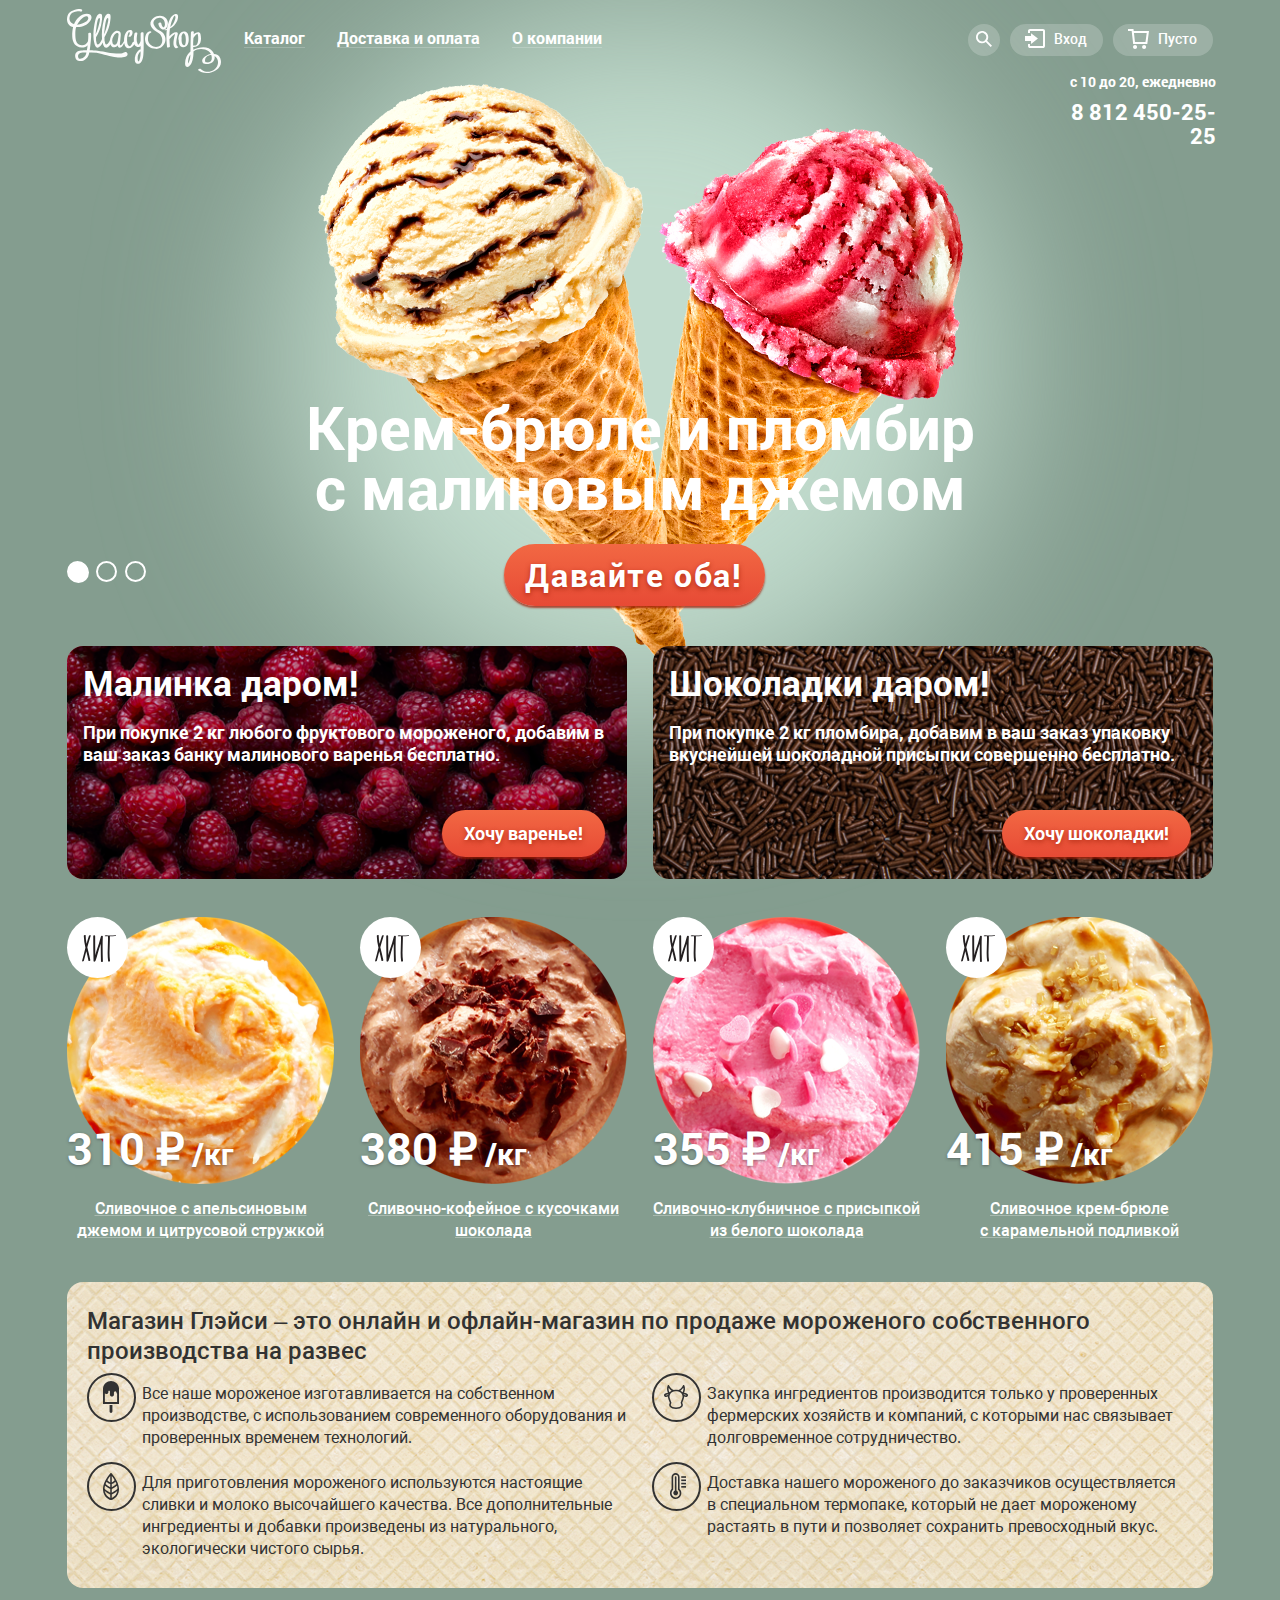
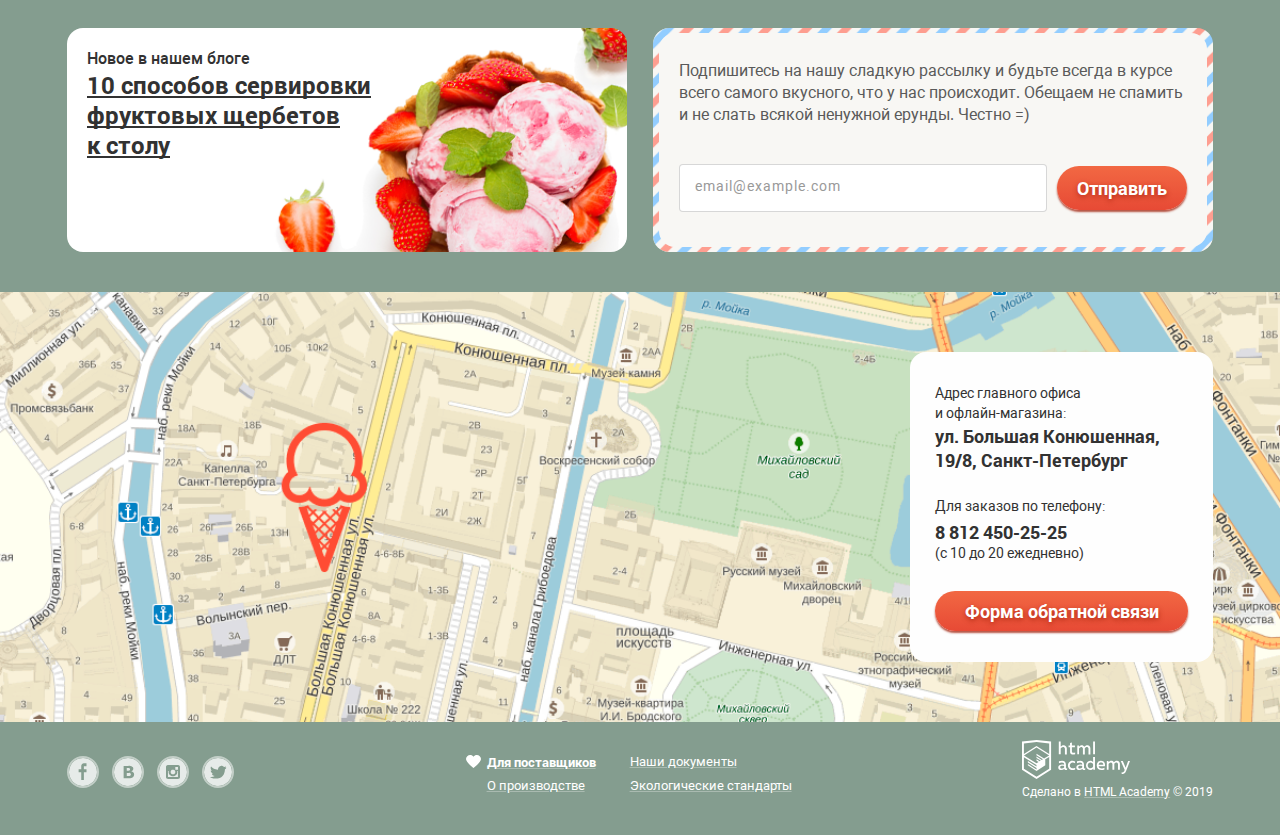
<file: index.html>
<!DOCTYPE html>
<html class="page" lang="ru">
  <head>
    <meta charset="utf-8">
    <title>HTML Academy: Глейси</title>
    <link rel="icon" href="favicon.ico">
    <link rel="icon" href="img/favicon/icon.svg" type="image/svg+xml">
    <link rel="apple-touch-icon" href="img/favicon/apple.png">
    <link rel="manifest" href="manifest.webmanifest">
    <link rel="stylesheet" href="css/normalize.css">
    <link rel="stylesheet" href="css/style.min.css">
  </head>
  <body class="page-body background-color-first">
    <header class="main-header wrapper">
      <a class="main-logo">
          <img src="img/gllacy-logo.svg" width="154" height="64" alt="Gllacy Shop logo">
        </a>
      <nav class="main-navigation">
        <ul class="navigation-list">
          <li class="navigation-item">
            <a class="navigation-item-link" href="catalog.html">Каталог</a>
            <ul class="catalog-menu">
              <li class="catalog-menu-item new-link">
                <a class="catalog-menu-link" href="#">Новинки</a>
              </li>
              <li class="catalog-menu-item">
                <a class="catalog-menu-link " href="catalog.html">Сливочное</a>
              </li>
              <li class="catalog-menu-item">
                <a class="catalog-menu-link" href="#">Щербеты</a>
              </li>
              <li class="catalog-menu-item">
                <a class="catalog-menu-link" href="#">Фруктовый лед</a>
              </li>
              <li class="catalog-menu-item">
                <a class="catalog-menu-link" href="#">Мелорин</a>
              </li>
            </ul>
          </li>
          <li class="navigation-item">
            <a class="navigation-item-link" href="#">Доставка и оплата</a>
          </li>
          <li class="navigation-item">
            <a class="navigation-item-link" href="#">О компании</a>
          </li>
        </ul>
        <div class="user-navigation">
          <div class="search-block">
            <a class="user-navigation-buttos search" href="#" aria-label="Кнопка поиска">
              <svg class="search-ico" width="16" height="16" viewBox="0 0 16 16" xmlns="http://www.w3.org/2000/svg">
                <path d="M16 14.6652L11.0785 9.73294C11.9827 8.48188 12.3826 6.93501 12.1984 5.40134C12.0141 3.86767 11.2594 2.4601 10.0848 1.45982C8.91022 0.45954 7.40233 -0.0598191 5.86234 0.00548954C4.32234 0.0707982 2.86363 0.715967 1.77757 1.81212C0.691516 2.90827 0.0580813 4.3747 0.0038002 5.91849C-0.050481 7.46228 0.478388 8.96976 1.48476 10.1398C2.49113 11.3098 3.90092 12.0563 5.43251 12.2301C6.96409 12.4039 8.50472 11.9922 9.74663 11.0772L14.6586 16L16 14.6652ZM6.08152 10.3767C5.24079 10.3767 4.41895 10.1268 3.71991 9.65874C3.02087 9.19063 2.47604 8.5253 2.15431 7.74687C1.83258 6.96844 1.7484 6.11188 1.91241 5.28551C2.07643 4.45913 2.48128 3.70006 3.07576 3.10427C3.67024 2.50849 4.42766 2.10276 5.25223 1.93838C6.0768 1.77401 6.93149 1.85837 7.70822 2.1808C8.48495 2.50324 9.14883 3.04927 9.61591 3.74983C10.083 4.4504 10.3323 5.27404 10.3323 6.11661C10.3298 7.24568 9.88115 8.3278 9.08451 9.12618C8.28788 9.92456 7.20813 10.3742 6.08152 10.3767Z"/>
              </svg>
            </a>
            <form class="search-form" action="https://echo.htmlacademy.ru/" method="get">
              <label class="visually-hidden" for="search-input">Поле поиска</label>
              <input class="search-field field-style" id="search-input" type="search" name="search" placeholder="Крем-брюле">
            </form>
          </div>
          <div class="entrance-block">
            <a class="user-navigation-buttos enterance" href="#">Вход
              <svg class="enterance-ico" width="20" height="19" viewBox="0 0 20 19" xmlns="http://www.w3.org/2000/svg">
                <path d="M6.04 14.88L12.96 9.5L6.04 4.13V7.04H0V11.96H6.04V14.88Z"/>
                <path d="M18 0H5C4.46957 0 3.96086 0.210714 3.58579 0.585786C3.21071 0.960859 3 1.46957 3 2V4H5V2H18V17H5V15H3V17C3 17.5304 3.21071 18.0391 3.58579 18.4142C3.96086 18.7893 4.46957 19 5 19H18C18.5304 19 19.0391 18.7893 19.4142 18.4142C19.7893 18.0391 20 17.5304 20 17V2C20 1.46957 19.7893 0.960859 19.4142 0.585786C19.0391 0.210714 18.5304 0 18 0Z"/>
              </svg>
            </a>
            <form class="enterance-form" action="https://echo.htmlacademy.ru/" method="post">
              <label class="visually-hidden" for="enterance-email">Поле для ввода email</label>
              <input class="enterance-field field-style" id="enterance-email" type="email" name="email" placeholder="email@example.com">
              <label class="visually-hidden" for="enterance-password">Поле для ввода пароля</label>
              <input class="enterance-field field-style" id="enterance-password" type="password" name="password" placeholder="&sdot;&sdot;&sdot;&sdot;&sdot;&sdot;">
              <div class="enterance-form-submit">
                <button class="button" type="submit">Войти</button>
                <a class="enterance-link link-style-white-bacground" href="#">Забыли пароль?</a>
                <a class="enterance-link link-style-white-bacground" href="#">Новая регистрация</a>
              </div>
            </form>
          </div>
          <div class="basket-block">
            <a class="user-navigation-buttos basket" href="#" aria-label="Кнопка Корзина">Пусто
              <svg class="basket-ico" width="21" height="20" viewBox="0 0 21 20" xmlns="http://www.w3.org/2000/svg">
                <path d="M5.70345 2L5.46161 0H0V2H3.66795L5.17946 15H19.2869L21 2H5.70345ZM17.5034 13H6.97313L5.96545 4H18.6924L17.5034 13Z"/>
                <path d="M7.03359 20C8.14664 20 9.04894 19.1046 9.04894 18C9.04894 16.8954 8.14664 16 7.03359 16C5.92054 16 5.01823 16.8954 5.01823 18C5.01823 19.1046 5.92054 20 7.03359 20Z"/>
                <path d="M16.1027 20C17.2157 20 18.118 19.1046 18.118 18C18.118 16.8954 17.2157 16 16.1027 16C14.9896 16 14.0873 16.8954 14.0873 18C14.0873 19.1046 14.9896 20 16.1027 20Z"/>
              </svg>
            </a>
            <div class="basket-filling">
              <p>Корзина пуста</p>
            </div>
          </div>
        </div>
      </nav>
      <div class="work-time">
        <p class="work-times">с 10 до 20, ежедневно</p>
        <a class="telephon" href="tel:88124502525">8 812 450-25-25</a>
      </div>
    </header>
    <main>
      <h1 class="visually-hidden">Gllacy Shop</h1>
      <section class="sliders-block wrapper">
        <h2 class="visually-hidden">Наше мороженое</h2>
        <div class="slider first-slider">
          <div class="slider-image-block first-slider-block">
            <img class="slider-image" src="img/slider-image-1.png" width="716"  height="716" alt="Два сорта мороженого Крем-брюле и пломбир малиновым джемом">
          </div>
          <p class="slider-text">Крем-брюле и пломбир с&nbsp;малиновым&nbsp;джемом</p>
          <a class="button button-in-slide" href="#">Давайте оба!</a>
        </div>
        <div class="slider second-slider element-hidden">
          <div class="slider-image-block second-slider-block">
            <img class="slider-image" src="img/slider-image-2.png" width="716"  height="716" alt="Два сорта мороженого Шоколадный пломбир и лимонный сорбет">
          </div>
          <p class="slider-text">Шоколадный пломбир и&nbsp;лимонный&nbsp;сорбет</p>
          <a class="button button-in-slide" href="#">Давайте оба!</a>
        </div>
        <div class="slider third-slider element-hidden">
          <div class="slider-image-block third-slider-block">
            <img class="slider-image" src="img/slider-image-3.png" width="716"  height="716" alt="Два сорта мороженого Пломбир с помадкой и клубничный щербет">
          </div>
          <p class="slider-text">Пломбир с помадкой и&nbsp;клубничный&nbsp;щербет</p>
          <a class="button button-in-slide" href="#">Давайте оба!</a>
        </div>
        <div class="slider-buttons">
          <button class="slider-button first slider-button-active" type="button" aria-label="Первый слайд"></button>
          <button class="slider-button second" type="button" aria-label="Второй слайд"></button>
          <button class="slider-button third" type="button" aria-label="Третий слайд"></button>
        </div>
      </section>
      <section class="special-offers wrapper">
        <h2 class="visually-hidden">Специальные предложения</h2>
        <div class="special raspberries">
          <h3 class="special-title">Малинка даром!</h3>
          <p class="special-text">При покупке 2 кг любого фруктового мороженого, добавим в ваш заказ банку малинового варенья бесплатно.</p>
          <a class="button special-offers-btn" href="#">Хочу варенье!</a>
        </div>
        <div class="special chocolate">
          <h3 class="special-title">Шоколадки даром!</h3>
          <p class="special-text">При покупке 2 кг пломбира, добавим в ваш заказ упаковку вкуснейшей шоколадной присыпки совершенно бесплатно.</p>
          <a class="button special-offers-btn" href="#">Хочу шоколадки!</a>
        </div>
      </section>
      <section class="goods wrapper">
        <h2 class="visually-hidden">Хиты</h2>
        <div class="good-card hit-logo" tabindex="0">
          <img class="good-image" src="img/good-image-1.png" width="267" height="267" alt="Сливочное с апельсиновым джемом и цитрусовой стружкой">
          <b class="price">310 <span>&#8381;</span><span class="sub">/кг</span></b>
          <a class="link-style-dark-bacground good-card-title" tabindex="0">Сливочное с апельсиновым джемом и цитрусовой стружкой</a>
          <div class="good-card-buy">
            <a class="button good-button" href="#">Быстрый просмотр</a>
          </div>
        </div>
        <div class="good-card hit-logo" tabindex="0">
          <img class="good-image" src="img/good-image-2.png" width="267" height="267" alt="Сливочно-кофейное с кусочками шоколада">
          <b class="price">380 <span>&#8381;</span><span class="sub">/кг</span></b>
          <a class="link-style-dark-bacground good-card-title" tabindex="0">Сливочно-кофейное с кусочками шоколада</a>
          <div class="good-card-buy">
            <a class="button good-button" href="#">Быстрый просмотр</a>
          </div>
        </div>
        <div class="good-card hit-logo" tabindex="0">
          <img class="good-image" src="img/good-image-3.png" width="267" height="267" alt="Сливочно-клубничное с присыпкой из белого шоколада">
          <b class="price">355 <span>&#8381;</span><span class="sub">/кг</span></b>
          <a class="link-style-dark-bacground good-card-title" tabindex="0">Сливочно-клубничное с&nbsp;присыпкой из белого шоколада</a>
          <div class="good-card-buy">
            <a class="button good-button" href="#">Быстрый просмотр</a>
          </div>
        </div>
        <div class="good-card hit-logo" tabindex="0">
          <img class="good-image" src="img/good-image-4.png" width="267" height="267" alt="Сливочное крем-брюле с карамельной подливкой">
          <b class="price">415 <span>&#8381;</span><span class="sub">/кг</span></b>
          <a class="link-style-dark-bacground good-card-title" tabindex="0">Сливочное крем-брюле с&nbsp;карамельной подливкой</a>
          <div class="good-card-buy">
            <a class="button good-button" href="#">Быстрый просмотр</a>
          </div>
        </div>
      </section>
      <section class="wrapper">
        <h2 class="visually-hidden">О нас</h2>
        <div class="about">
          <p class="about-title">Магазин Глэйси – это онлайн и офлайн-магазин по продаже мороженого собственного производства&nbsp;на развес</p>
          <div class="about-advantages">
            <p class="advantages ice">Все наше мороженое изготавливается на собственном производстве, с использованием современного оборудования и проверенных временем технологий.</p>
            <P class="advantages moo">Закупка ингредиентов производится только у проверенных фермерских хозяйств и компаний, с которыми нас связывает долговременное сотрудничество.</P>
            <p class="advantages natural">Для приготовления мороженого используются настоящие сливки и молоко высочайшего качества. Все дополнительные ингредиенты и добавки произведены из натурального, экологически чистого сырья.</p>
            <p class="advantages temperature">Доставка нашего мороженого до заказчиков осуществляется в&nbsp;специальном термопаке, который не дает мороженому растаять в пути и позволяет сохранить превосходный вкус.</p>
          </div>
        </div>
      </section>
      <section class="blog-block wrapper">
        <h2 class="visually-hidden"> Наш блог</h2>
        <div class="blog blog-news">
          <p class="blog-text-slyle">Новое в нашем блоге</p>
          <a class="link-style-white-bacground news-title" href="#">10 способов сервировки фруктовых щербетов к&nbsp;столу</a>
        </div>
        <div class="blog post">
          <div class="submit">
            <p class="submit-text-slyle">Подпишитесь на нашу сладкую рассылку и будьте всегда в курсе всего самого вкусного, что у нас происходит. Обещаем не спамить и не слать всякой ненужной ерунды. Честно =)</p>
            <form class="submit-form" action="https://echo.htmlacademy.ru/" method="post">
              <label class="visually-hidden" for="submit-email">Поле для ввода email для подписки</label>
              <input class="field-style submit-form-field" id="submit-email" type="email" name="email" placeholder="email@example.com">
              <button class="button submit-form-button" type="submit">Отправить</button>
            </form>
          </div>
        </div>
      </section>
      <section class="map-block">
        <h2 class="visually-hidden">Блок контактной информации</h2>
        <img class="map" src="img/map-and-marker.png" width="1200" height="430" alt="Карта с адресом ул. Большая Конюшенная, 19/8, Санкт-Петербург">
        <iframe class="inter-map" src="https://www.google.com/maps/embed?pb=!1m18!1m12!1m3!1d999.3032297388164!2d30.320869445008654!3d59.938672143435994!2m3!1f0!2f0!3f0!3m2!1i1024!2i768!4f13.1!3m3!1m2!1s0x4696310fca145cc1%3A0x42b32648d8238007!2z0JHQvtC70YzRiNCw0Y8g0JrQvtC90Y7RiNC10L3QvdCw0Y8g0YPQuy4sIDE5LzgsINCh0LDQvdC60YIt0J_QtdGC0LXRgNCx0YPRgNCzLCAxOTExODY!5e0!3m2!1sru!2sru!4v1614525413986!5m2!1sru!2sru" width="1200" height="430" style="border:0;" allowfullscreen="" loading="lazy">
        </iframe>
        <div class="wrapper-b">
          <div class="contacts">
            <p class="contacts-text">Адрес главного офиса и&nbsp;офлайн-магазина:</p>
            <address class="contacts-address">ул. Большая Конюшенная, 19/8, Санкт-Петербург</address>
            <p class="contacts-text">Для заказов по телефону:</p>
            <a class="phone-contact" href="tel:88124502525">8 812 450-25-25</a>
            <p class="contacts-text">(с 10 до 20 ежедневно)</p>
            <a class="button button-open-modal" href="modal-form.html">Форма обратной связи</a>
          </div>
        </div>
      </section>
    </main>
    <footer class="main-footer wrapper">
      <ul class="social-block">
        <li class="social-item">
          <a class="social" href="#" aria-label="facebook">
            <svg class="social-ico" width="32" height="32" viewBox="0 0 32 32" xmlns="http://www.w3.org/2000/svg">
              <path d="M16 0C12.8355 0 9.74207 0.938384 7.11088 2.69649C4.4797 4.45459 2.42894 6.95345 1.21793 9.87706C0.0069325 12.8007 -0.309921 16.0177 0.307443 19.1214C0.924806 22.2251 2.44866 25.0761 4.6863 27.3137C6.92394 29.5513 9.77487 31.0752 12.8786 31.6926C15.9823 32.3099 19.1993 31.9931 22.1229 30.7821C25.0466 29.5711 27.5454 27.5203 29.3035 24.8891C31.0616 22.2579 32 19.1645 32 16C32 11.7565 30.3143 7.68687 27.3137 4.68629C24.3131 1.68571 20.2435 0 16 0ZM20.06 9.45H17V12.9H20V16.34H17V25H14V16.34H11V12.9H14V9.45C13.9449 8.59575 14.2291 7.75426 14.7908 7.1083C15.3525 6.46234 16.1464 6.06407 17 6H20V9.45H20.06Z"/>
            </svg>
          </a>
        </li>
        <li class="social-item">
          <a class="social" href="#" aria-label="VK">
            <svg class="social-ico" width="32" height="32" viewBox="0 0 32 32" xmlns="http://www.w3.org/2000/svg">
              <path d="M16.64 14.49C16.9652 14.4904 17.2875 14.4293 17.59 14.31C17.8645 14.2077 18.0922 14.0085 18.23 13.75C18.3343 13.4964 18.3854 13.2241 18.38 12.95C18.376 12.7057 18.3143 12.4659 18.2 12.25C18.0714 12.0066 17.8523 11.8235 17.59 11.74C17.2687 11.627 16.9306 11.5695 16.59 11.57H14.59V14.57H15.16C15.75 14.52 16.24 14.51 16.64 14.49Z"/>
              <path d="M18.12 17.08C17.751 17.0101 17.3752 16.9832 17 17H14.61V20.5H17.06C17.4757 20.4953 17.8865 20.4104 18.27 20.25C18.591 20.1392 18.8632 19.9199 19.04 19.63C19.1865 19.3527 19.2621 19.0436 19.26 18.73C19.2753 18.3782 19.1848 18.0298 19 17.73C18.7922 17.4167 18.4806 17.1865 18.12 17.08Z"/>
              <path d="M16 0C12.8355 0 9.74207 0.938384 7.11088 2.69649C4.4797 4.45459 2.42894 6.95345 1.21793 9.87706C0.0069325 12.8007 -0.309921 16.0177 0.307443 19.1214C0.924806 22.2251 2.44866 25.0761 4.6863 27.3137C6.92394 29.5513 9.77487 31.0752 12.8786 31.6926C15.9823 32.3099 19.1993 31.9931 22.1229 30.7821C25.0466 29.5711 27.5454 27.5203 29.3035 24.8891C31.0616 22.2579 32 19.1645 32 16C32 11.7565 30.3143 7.68687 27.3137 4.68629C24.3131 1.68571 20.2435 0 16 0ZM22.6 20.53C22.3376 21.056 21.9537 21.5119 21.48 21.86C20.9342 22.2714 20.3122 22.5705 19.65 22.74C18.8286 22.9383 17.9848 23.029 17.14 23.01H11V9H16.45C17.2781 8.9868 18.1063 9.02354 18.93 9.11C19.473 9.19401 19.9994 9.36273 20.49 9.61C20.9868 9.84615 21.4013 10.2258 21.68 10.7C21.9455 11.1728 22.0801 11.7079 22.07 12.25C22.0819 12.8916 21.8931 13.5209 21.53 14.05C21.1452 14.588 20.6142 15.0045 20 15.25V15.32C20.8272 15.4588 21.5898 15.8541 22.18 16.45C22.7295 17.0712 23.0163 17.8815 22.98 18.71C23.0043 19.3386 22.8738 19.9636 22.6 20.53Z"/>
            </svg>
          </a>
        </li>
        <li class="social-item">
          <a class="social" href="#" aria-label="instagram">
            <svg class="social-ico" width="32" height="32" viewBox="0 0 32 32" xmlns="http://www.w3.org/2000/svg">
              <path d="M20.92 16C20.92 17.3155 20.3974 18.5771 19.4673 19.5072C18.5371 20.4374 17.2755 20.96 15.96 20.96C14.6445 20.96 13.3829 20.4374 12.4528 19.5072C11.5226 18.5771 11 17.3155 11 16C11.001 15.6158 11.048 15.233 11.14 14.86H10.24V21.7H21.64V14.86H20.74C20.8406 15.2325 20.901 15.6147 20.92 16Z"/>
              <path d="M16 18.66C16.5252 18.656 17.0375 18.4967 17.4723 18.202C17.9071 17.9073 18.245 17.4905 18.4432 17.0042C18.6415 16.5178 18.6913 15.9836 18.5864 15.4689C18.4816 14.9542 18.2266 14.4821 17.8539 14.1121C17.4811 13.7421 17.0071 13.4908 16.4916 13.3897C15.9762 13.2887 15.4424 13.3425 14.9575 13.5445C14.4726 13.7464 14.0584 14.0873 13.7669 14.5243C13.4755 14.9613 13.32 15.4748 13.32 16C13.3213 16.3506 13.3917 16.6976 13.5271 17.021C13.6625 17.3444 13.8602 17.638 14.1091 17.8851C14.358 18.1321 14.653 18.3276 14.9775 18.4606C15.3019 18.5936 15.6494 18.6613 16 18.66Z"/>
              <path d="M21.68 10.3H18.64V13.34H21.68V10.3Z"/>
              <path d="M16 0C12.8355 0 9.74207 0.938384 7.11088 2.69649C4.4797 4.45459 2.42894 6.95345 1.21793 9.87706C0.0069325 12.8007 -0.309921 16.0177 0.307443 19.1214C0.924806 22.2251 2.44866 25.0761 4.6863 27.3137C6.92394 29.5513 9.77487 31.0752 12.8786 31.6926C15.9823 32.3099 19.1993 31.9931 22.1229 30.7821C25.0466 29.5711 27.5454 27.5203 29.3035 24.8891C31.0616 22.2579 32 19.1645 32 16C32 11.7565 30.3143 7.68687 27.3137 4.68629C24.3131 1.68571 20.2435 0 16 0ZM24 21.7C24.0027 22.0045 23.9444 22.3064 23.8285 22.588C23.7127 22.8696 23.5416 23.1251 23.3253 23.3395C23.1091 23.5539 22.8521 23.7228 22.5695 23.8362C22.2869 23.9497 21.9845 24.0054 21.68 24H10.28C9.97928 23.9987 9.68175 23.9382 9.40442 23.8219C9.12709 23.7056 8.87537 23.5358 8.66366 23.3222C8.45194 23.1086 8.28436 22.8554 8.17049 22.5771C8.05662 22.2988 7.99869 22.0007 8.00001 21.7V10.3C7.99869 9.99927 8.05662 9.70123 8.17049 9.42289C8.28436 9.14455 8.45194 8.89137 8.66366 8.67779C8.87537 8.46422 9.12709 8.29443 9.40442 8.17814C9.68175 8.06184 9.97928 8.00131 10.28 8H21.67C21.9749 7.99467 22.2778 8.0503 22.561 8.16362C22.8441 8.27694 23.1017 8.44568 23.3188 8.65992C23.5358 8.87416 23.7079 9.12959 23.8249 9.41123C23.9418 9.69287 24.0014 9.99504 24 10.3V21.7Z"/>
            </svg>
          </a>
        </li>
        <li class="social-item">
          <a class="social" href="#" aria-label="twitter">
            <svg class="social-ico" width="32" height="32" viewBox="0 0 32 32" xmlns="http://www.w3.org/2000/svg">
              <path d="M16 0C12.8355 0 9.74207 0.938384 7.11088 2.69649C4.4797 4.45459 2.42894 6.95345 1.21793 9.87706C0.0069325 12.8007 -0.309921 16.0177 0.307443 19.1214C0.924806 22.2251 2.44866 25.0761 4.6863 27.3137C6.92394 29.5513 9.77487 31.0752 12.8786 31.6926C15.9823 32.3099 19.1993 31.9931 22.1229 30.7821C25.0466 29.5711 27.5454 27.5203 29.3035 24.8891C31.0616 22.2579 32 19.1645 32 16C32 11.7565 30.3143 7.68687 27.3137 4.68629C24.3131 1.68571 20.2435 0 16 0ZM23.94 12.81C23.69 19.33 20.48 23.64 12.94 23.51H12.46C12.01 23.51 7.91001 23.07 7.11001 21.69C8.8989 21.9555 10.7228 21.5494 12.23 20.55C11.18 20.26 9.31001 20.09 8.98001 17.7C9.39279 17.8642 9.84415 17.9058 10.28 17.82C9.00001 17 7.53001 16.3 7.61001 14.17C8.02796 14.4893 8.54454 14.652 9.07001 14.63C8.30001 14.4 6.92001 11.39 8.07001 9.85C10.07 11.64 12.14 13.33 15.87 13.49C16.1 11.28 17.11 9.79 19.04 9.17C19.7375 8.93332 20.4908 8.91568 21.1986 9.11946C21.9065 9.32323 22.5351 9.73867 23 10.31C23.74 10.08 24.45 9.84 25.19 9.62C25.1758 9.95711 25.0846 10.2865 24.9234 10.5829C24.7622 10.8793 24.5353 11.1349 24.26 11.33C24.5167 11.3601 24.7768 11.3336 25.0221 11.2524C25.2674 11.1712 25.492 11.0372 25.68 10.86C25.5628 11.2985 25.3443 11.7034 25.0421 12.0421C24.7399 12.3808 24.3624 12.6438 23.94 12.81Z"/>
            </svg>
          </a>
        </li>
      </ul>
      <div class="legal-information">
        <a class="link-style-dark-bacground legal-link" href="#">Для&nbsp;поставщиков</a>
        <a class="link-style-dark-bacground legal-link" href="#">Наши&nbsp;документы</a>
        <a class="link-style-dark-bacground legal-link" href="#">О&nbsp;производстве</a>
        <a class="link-style-dark-bacground legal-link" href="#">Экологические&nbsp;стандарты</a>
      </div>
      <div class="developer">
        <a class="copyright-logo" href="https://htmlacademy.ru/intensive/htmlcss">
          <img src="img/html-academy-logo.svg" width="108" height="39" alt="Html Academy logo">
        </a>
        <p class="developer-text">Сделано в <a class="link-style-dark-bacground" href="https://htmlacademy.ru/intensive/htmlcss">HTML Academy</a> © 2019</p>
      </div>
    </footer>
    <div class="modal element-hidden">
      <h2 class="modal-title">Мы обязательно вам ответим!</h2>
      <form class="modal-form" action="https://echo.htmlacademy.ru/" method="post">
        <label class="visually-hidden" for="modal-user-name">введите ваши имя и фамилию</label>
        <input class="field-style modal-input" id="modal-user-name" type="text" name="modal-user-name" placeholder="Имя Фамилия">
        <label class="visually-hidden" for="modal-user-email">введите ваш емаил</label>
        <input class="field-style modal-input" id="modal-user-email" type="email" name="modal-user-email" placeholder="email@example.com">
        <label class="visually-hidden" for="modal-user-review">введите текск вашего обращения</label>
        <textarea class="field-style modal-textarea" id="modal-user-review" rows="6" name="review" placeholder="В свободной форме"></textarea>
        <button class="button modal-button" type="submit">Отправить</button>
      </form>
      <button class="close" type="button" aria-label="Закрыть">Закрыть</button>
    </div>
    <div class="overlay element-hidden"></div>
    <script src="js/script.min.js"></script>
  </body>
</html>
</file>
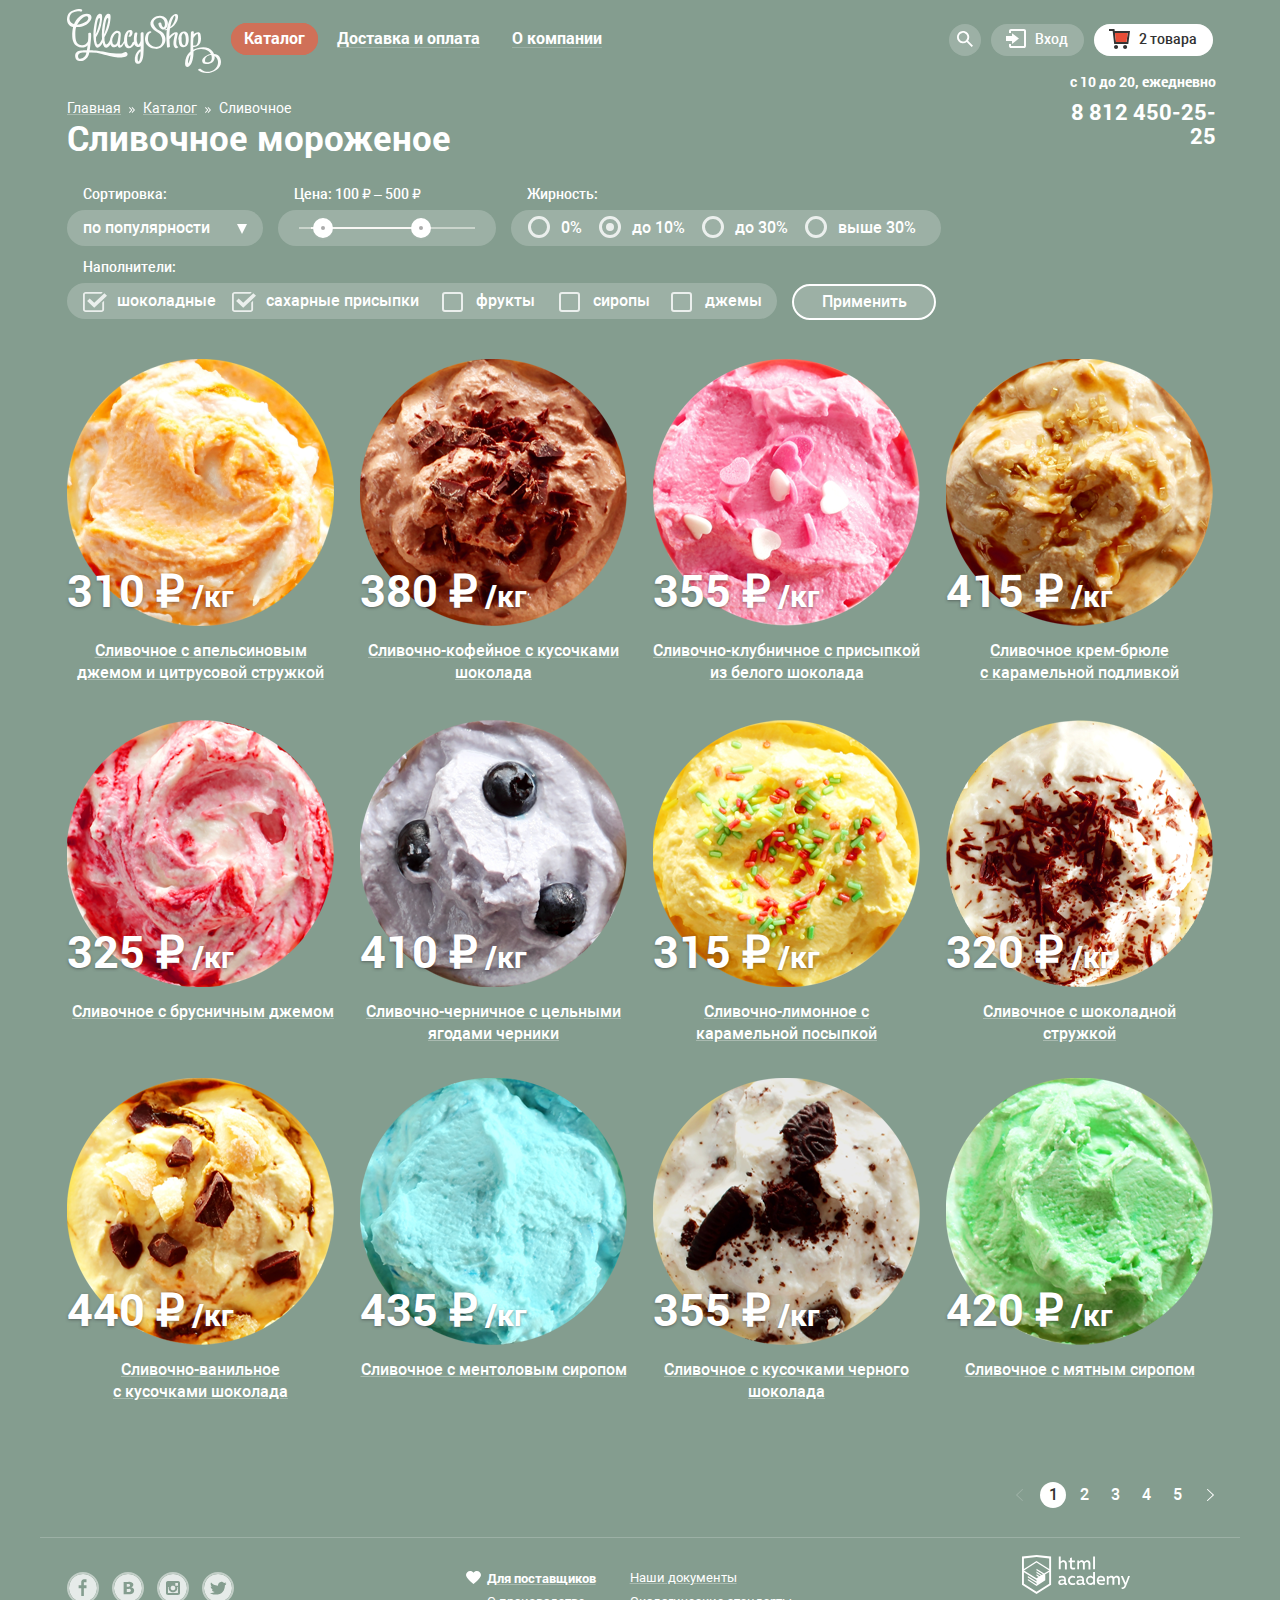
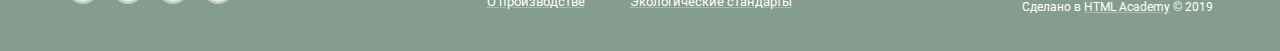
<file: catalog.html>
<!DOCTYPE html>
<html class="page" lang="ru">
  <head>
    <meta charset="utf-8">
    <title>HTML Academy: Глейси</title>
    <link rel="icon" href="favicon.ico">
    <link rel="icon" href="img/favicon/icon.svg" type="image/svg+xml">
    <link rel="apple-touch-icon" href="img/favicon/apple.png">
    <link rel="manifest" href="manifest.webmanifest">
    <link rel="stylesheet" href="css/normalize.css">
    <link rel="stylesheet" href="css/style.min.css">
  </head>
  <body class="page-body background-color-first">
    <header class="main-header wrapper">
      <a class="main-logo" href="index.html">
        <img src="img/gllacy-logo.svg" width="154" height="64" alt="Gllacy Shop logo">
      </a>
      <nav class="main-navigation">
        <ul class="navigation-list">
          <li class="navigation-item navigation-item-on-page">
            <a class="navigation-item-link navigation-item-on-page" href="#">Каталог</a>
            <ul class="catalog-menu">
              <li class="catalog-menu-item new-link">
                <a class="catalog-menu-link" href="#">Новинки</a>
              </li>
              <li class="catalog-menu-item">
                <a class="catalog-menu-link catalog-menu-on-page">Сливочное</a>
              </li>
              <li class="catalog-menu-item">
                <a class="catalog-menu-link" href="#">Щербеты</a>
              </li>
              <li class="catalog-menu-item">
                <a class="catalog-menu-link" href="#">Фруктовый лед</a>
              </li>
              <li class="catalog-menu-item">
                <a class="catalog-menu-link" href="#">Мелорин</a>
              </li>
            </ul>
          </li>
          <li class="navigation-item">
            <a class="navigation-item-link" href="#">Доставка и оплата</a>
          </li>
          <li class="navigation-item">
            <a class="navigation-item-link" href="#">О компании</a>
          </li>
        </ul>
        <div class="user-navigation">
          <div class="search-block">
            <a class="user-navigation-buttos search" href="#" aria-label="Кнопка поиска">
              <svg class="search-ico" width="16" height="16" viewBox="0 0 16 16" xmlns="http://www.w3.org/2000/svg">
                <path d="M16 14.6652L11.0785 9.73294C11.9827 8.48188 12.3826 6.93501 12.1984 5.40134C12.0141 3.86767 11.2594 2.4601 10.0848 1.45982C8.91022 0.45954 7.40233 -0.0598191 5.86234 0.00548954C4.32234 0.0707982 2.86363 0.715967 1.77757 1.81212C0.691516 2.90827 0.0580813 4.3747 0.0038002 5.91849C-0.050481 7.46228 0.478388 8.96976 1.48476 10.1398C2.49113 11.3098 3.90092 12.0563 5.43251 12.2301C6.96409 12.4039 8.50472 11.9922 9.74663 11.0772L14.6586 16L16 14.6652ZM6.08152 10.3767C5.24079 10.3767 4.41895 10.1268 3.71991 9.65874C3.02087 9.19063 2.47604 8.5253 2.15431 7.74687C1.83258 6.96844 1.7484 6.11188 1.91241 5.28551C2.07643 4.45913 2.48128 3.70006 3.07576 3.10427C3.67024 2.50849 4.42766 2.10276 5.25223 1.93838C6.0768 1.77401 6.93149 1.85837 7.70822 2.1808C8.48495 2.50324 9.14883 3.04927 9.61591 3.74983C10.083 4.4504 10.3323 5.27404 10.3323 6.11661C10.3298 7.24568 9.88115 8.3278 9.08451 9.12618C8.28788 9.92456 7.20813 10.3742 6.08152 10.3767Z"/>
              </svg>
            </a>
            <form class="search-form" action="https://echo.htmlacademy.ru/" method="get">
              <label class="visually-hidden" for="search-input">Поле поиска</label>
              <input class="search-field field-style" id="search-input" type="search" name="search" placeholder="Крем-брюле">
            </form>
          </div>
          <div class="entrance-block">
            <a class="user-navigation-buttos enterance" href="#">Вход
              <svg class="enterance-ico" width="20" height="19" viewBox="0 0 20 19" xmlns="http://www.w3.org/2000/svg">
                <path d="M6.04 14.88L12.96 9.5L6.04 4.13V7.04H0V11.96H6.04V14.88Z"/>
                <path d="M18 0H5C4.46957 0 3.96086 0.210714 3.58579 0.585786C3.21071 0.960859 3 1.46957 3 2V4H5V2H18V17H5V15H3V17C3 17.5304 3.21071 18.0391 3.58579 18.4142C3.96086 18.7893 4.46957 19 5 19H18C18.5304 19 19.0391 18.7893 19.4142 18.4142C19.7893 18.0391 20 17.5304 20 17V2C20 1.46957 19.7893 0.960859 19.4142 0.585786C19.0391 0.210714 18.5304 0 18 0Z"/>
              </svg>
            </a>
            <form class="enterance-form" action="https://echo.htmlacademy.ru/" method="post">
              <label class="visually-hidden" for="enterance-email">Поле для ввода email</label>
              <input class="enterance-field field-style" id="enterance-email" type="email" name="email" placeholder="email@example.com">
              <label class="visually-hidden" for="enterance-password">Поле для ввода пароля</label>
              <input class="enterance-field field-style" id="enterance-password" type="password" name="password" placeholder="&sdot;&sdot;&sdot;&sdot;&sdot;&sdot;">
              <div class="enterance-form-submit">
                <button class="button" type="submit">Войти</button>
                <a class="enterance-link link-style-white-bacground" href="#">Забыли пароль?</a>
                <a class="enterance-link link-style-white-bacground" href="#">Новая регистрация</a>
              </div>
            </form>
          </div>
          <div class="basket-block basket-block-full">
            <a class="user-navigation-buttos basket" href="#" aria-label="Кнопка Корзина">2&nbsp;товара
              <svg class="basket-ico" width="21" height="20" viewBox="0 0 21 20" fill="none" xmlns="http://www.w3.org/2000/svg">
                <path d="M7.03359 20C8.14664 20 9.04894 19.1046 9.04894 18C9.04894 16.8954 8.14664 16 7.03359 16C5.92054 16 5.01823 16.8954 5.01823 18C5.01823 19.1046 5.92054 20 7.03359 20Z" fill="#343434"/>
                <path d="M16.1027 20C17.2157 20 18.118 19.1046 18.118 18C18.118 16.8954 17.2157 16 16.1027 16C14.9896 16 14.0873 16.8954 14.0873 18C14.0873 19.1046 14.9896 20 16.1027 20Z" fill="#343434"/>
                <path d="M5.70345 2L5.46161 0H0V2H3.66795L5.17946 15H19.2869L21 2H5.70345ZM17.5034 13H6.97313L5.96545 4H18.6924L17.5034 13Z" fill="#343434"/>
                <path d="M5.93506 4.03L6.97297 13H17.5032L18.6923 4.03H5.93506Z" fill="#E84D37"/>
              </svg>
            </a>
            <div class="basket-filling">
              <ul class="basket-buy">
                <li class="basket-buy-item">
                  <button class="button-delete" type="button" aria-label="Удалить товар из корзины"></button>
                  <img class="buy-item" src="img/good-image-1.png" width="33" height="33" alt="Пломбир с апельсиновым джемом">
                  <b class="buy-item-title">Пломбир с апельсиновым джемом</b>
                  <b class="rates">1,5 кг х <span class="rates-price">200 руб.</span></b>
                  <b class="buy-item-price">300 руб.</b>
                </li>
                <li class="basket-buy-item">
                  <button class="button-delete" type="button" aria-label="Удалить товар из корзины"></button>
                  <img class="buy-item" src="img/good-image-3.png" width="33" height="33" alt="Клубничный пломбир с присыпкой из белого шоколада">
                  <b class="buy-item-title">Клубничный пломбир с присыпкой из&nbsp;белого шоколада</b>
                  <b class="rates">1,5 кг х <span class="rates-price">300 руб.</span></b>
                  <b class="buy-item-price">450 руб.</b>
                </li>
              </ul>
              <strong class="final-pricing">Итого: 750 руб.</strong>
              <a class="button basket-button" tabindex="0">Оформить заказ</a>
            </div>
          </div>
        </div>
      </nav>
      <div class="work-time">
        <p class="work-times">с 10 до 20, ежедневно</p>
        <a class="telephon" href="tel:88124502525">8 812 450-25-25</a>
      </div>
    </header>
    <main class="main-catalog">
      <section class="sub-header wrapper">
        <ul class="bread-crumbs">
          <li class="bread-crumbs-item">
            <a class="link-style-dark-bacground" href="index.html">Главная</a>
          </li>
          <li class="bread-crumbs-item">
            <a class="link-style-dark-bacground" href="#">Каталог</a>
          </li>
          <li class="bread-crumbs-item">
            <a class="link-style-dark-bacground bread-crumbs-on-page">Сливочное</a>
          </li>
        </ul>
        <h1 class="page-title">Cливочное мороженое</h1>
      </section>
      <section class="filter-block wrapper">
        <h2 class="visually-hidden">Блок фильтров каталога</h2>
        <form class="goods-filter" method="get" action="https://echo.htmlacademy.ru">
          <fieldset class="fieldset">
            <legend class="legend">Сортировка:</legend>
            <div class="select-arrow">
              <label class="visually-hidden" for="sorting_select">сортировка товаров</label>
              <select class="select" name="sorting-select" id="sorting_select">
                <option class="sorting-select-object" selected>по популярности</option>
                <option class="sorting-select-object">сначала недорогие</option>
                <option class="sorting-select-object">сначала дорогие</option>
                <option class="sorting-select-object">по жирности</option>
              </select>
            </div>
          </fieldset>
          <fieldset class="fieldset">
            <legend class="legend">Цена: <span class="range-filter-price-min">100</span> &#8381;<span></span> &ndash; <span class="range-filter-price-max">500</span><span> &#8381;</span></legend>
              <div class="range-controls">
                <div class="scale">
                  <div class="bar" style="width: 62%; margin-left: 7%"></div>
                </div>
                <div class="toggle min-toggle" tabindex="0" style="left: 16%"></div>
                <div class="toggle max-toggle" tabindex="0" style="left: 61%"></div>
              </div>
          </fieldset>
          <fieldset class="fieldset">
            <legend class="legend">Жирность:</legend>
            <ul class="radio-buttons">
              <li class="radio">
                <input class="rad" type="radio" name="fat-content" value="0%" id="fat-content-0">
                <label class="radio-label" for="fat-content-0" tabindex="0">0%</label>
              </li>
              <li class="radio">
                <input class="rad" type="radio" name="fat-content" value="меньше 10%" id="fat-content-10" checked>
                <label class="radio-label" for="fat-content-10" tabindex="0">до 10%</label>
              </li>
              <li class="radio">
                <input class="rad" type="radio" name="fat-content" value="меньше 30%" id="fat-content-30">
                <label class="radio-label" for="fat-content-30" tabindex="0">до 30%</label>
              </li>
              <li class="radio">
                <input class="rad" type="radio" name="fat-content" value="больше 30%" id="fat-content+30">
                <label class="radio-label" for="fat-content+30" tabindex="0">выше 30%</label>
              </li>
            </ul>
          </fieldset>
          <fieldset class="fieldset">
            <legend class="legend">Наполнители:</legend>
            <ul class="checkbox-button">
              <li class="checkbox">
                <input class="check" type="checkbox" name="check-chocolate" id="chocolate" checked>
                <label class="checkbox-label" for="chocolate" tabindex="0">шоколадные</label>
              </li>
              <li class="checkbox">
                <input class="check" type="checkbox" name="check-sugar-topping" id="sugar-topping" checked>
                <label class="checkbox-label" for="sugar-topping" tabindex="0">сахарные присыпки</label>
              </li>
              <li class="checkbox">
                <input class="check" type="checkbox" name="check-fruit" id="fruit">
                <label class="checkbox-label" for="fruit" tabindex="0">фрукты</label>
              </li>
              <li class="checkbox">
                <input class="check" type="checkbox" name="check-syrup" id="syrup">
                <label class="checkbox-label" for="syrup" tabindex="0">сиропы</label>
              </li>
              <li class="checkbox">
                <input class="check" type="checkbox" name="check-jam" id="jam">
                <label class="checkbox-label" for="jam" tabindex="0">джемы</label>
              </li>
            </ul>
          </fieldset>
          <button class="catalog-form-button" type="submit">Применить</button>
        </form>
      </section>
      <section class="goods wrapper">
        <h2 class="visually-hidden">Виды сливочного мороженого</h2>
        <div class="good-card" tabindex="0">
          <img class="good-image" src="img/good-image-1.png" width="267" height="267" alt="Сливочное с апельсиновым джемом и цитрусовой стружкой">
          <b class="price">310 <span>&#8381;</span><span class="sub">/кг</span></b>
          <a class="link-style-dark-bacground good-card-title" tabindex="0">Сливочное с апельсиновым джемом и цитрусовой стружкой</a>
          <div class="good-card-buy">
            <a class="button good-button" href="#">Быстрый просмотр</a>
          </div>
        </div>
        <div class="good-card" tabindex="0">
          <img class="good-image" src="img/good-image-2.png" width="267" height="267" alt="Сливочно-кофейное с кусочками шоколада">
          <b class="price">380 <span>&#8381;</span><span class="sub">/кг</span></b>
          <a class="link-style-dark-bacground good-card-title" tabindex="0">Сливочно-кофейное с кусочками шоколада</a>
          <div class="good-card-buy">
            <a class="button good-button" href="#">Быстрый просмотр</a>
          </div>
        </div>
        <div class="good-card" tabindex="0">
          <img class="good-image" src="img/good-image-3.png" width="267" height="267" alt="Сливочно-клубничное с присыпкой из белого шоколада">
          <b class="price">355 <span>&#8381;</span><span class="sub">/кг</span></b>
          <a class="link-style-dark-bacground good-card-title" tabindex="0">Сливочно-клубничное с присыпкой из белого шоколада</a>
          <div class="good-card-buy">
            <a class="button good-button" href="#">Быстрый просмотр</a>
          </div>
        </div>
        <div class="good-card" tabindex="0">
          <img class="good-image" src="img/good-image-4.png" width="267" height="267" alt="Сливочное крем-брюле с карамельной подливкой">
          <b class="price">415 <span>&#8381;</span><span class="sub">/кг</span></b>
          <a class="link-style-dark-bacground good-card-title" tabindex="0">Сливочное крем-брюле с&nbsp;карамельной подливкой</a>
          <div class="good-card-buy">
            <a class="button good-button" href="#">Быстрый просмотр</a>
          </div>
        </div>
        <div class="good-card" tabindex="0">
          <img class="good-image" src="img/good-image-5.png" width="267" height="267" alt="Сливочное с брусничным джемом">
          <b class="price">325 <span>&#8381;</span><span class="sub">/кг</span></b>
          <a class="link-style-dark-bacground good-card-title good-card-title-littel" tabindex="0">Сливочное&nbsp;с&nbsp;брусничным джемом</a>
          <div class="good-card-buy">
            <a class="button good-button" href="#">Быстрый просмотр</a>
          </div>
        </div>
        <div class="good-card" tabindex="0">
          <img class="good-image" src="img/good-image-6.png" width="267" height="267" alt="Сливочно-черничное с цельными ягодами черники">
          <b class="price">410 <span>&#8381;</span><span class="sub">/кг</span></b>
          <a class="link-style-dark-bacground good-card-title" tabindex="0">Сливочно-черничное с цельными ягодами черники</a>
          <div class="good-card-buy">
            <a class="button good-button" href="#">Быстрый просмотр</a>
          </div>
        </div>
        <div class="good-card" tabindex="0">
          <img class="good-image" src="img/good-image-7.png" width="267" height="267" alt="Сливочно-лимонное с карамельной посыпкой">
          <b class="price">315 <span>&#8381;</span><span class="sub">/кг</span></b>
          <a class="link-style-dark-bacground good-card-title" tabindex="0">Сливочно-лимонное с карамельной посыпкой</a>
          <div class="good-card-buy">
            <a class="button good-button" href="#">Быстрый просмотр</a>
          </div>
        </div>
        <div class="good-card" tabindex="0">
          <img class="good-image" src="img/good-image-8.png" width="267" height="267" alt="Сливочное с шоколадной стружкой">
          <b class="price">320 <span>&#8381;</span><span class="sub">/кг</span></b>
          <a class="link-style-dark-bacground good-card-title" tabindex="0">Сливочное с шоколадной стружкой</a>
          <div class="good-card-buy">
            <a class="button good-button" href="#">Быстрый просмотр</a>
          </div>
        </div>
        <div class="good-card" tabindex="0">
          <img class="good-image" src="img/good-image-9.png" width="267" height="267" alt="Сливочно-ванильное с кусочками шоколада">
          <b class="price">440 <span>&#8381;</span><span class="sub">/кг</span></b>
          <a class="link-style-dark-bacground good-card-title" tabindex="0">Сливочно-ванильное с&nbsp;кусочками&nbsp;шоколада</a>
          <div class="good-card-buy">
            <a class="button good-button" href="#">Быстрый просмотр</a>
          </div>
        </div>
        <div class="good-card" tabindex="0">
          <img class="good-image" src="img/good-image-10.png" width="267" height="267" alt="Сливочное с ментоловым сиропом">
          <b class="price">435 <span>&#8381;</span><span class="sub">/кг</span></b>
          <a class="link-style-dark-bacground good-card-title" tabindex="0">Сливочное с ментоловым сиропом</a>
          <div class="good-card-buy">
            <a class="button good-button" href="#">Быстрый просмотр</a>
          </div>
        </div>
        <div class="good-card" tabindex="0">
          <img class="good-image" src="img/good-image-11.png" width="267" height="267" alt="Сливочное с кусочками черного шоколада">
          <b class="price">355 <span>&#8381;</span><span class="sub">/кг</span></b>
          <a class="link-style-dark-bacground good-card-title" tabindex="0">Сливочное с кусочками черного шоколада</a>
          <div class="good-card-buy">
            <a class="button good-button" href="#">Быстрый просмотр</a>
          </div>
        </div>
        <div class="good-card" tabindex="0">
          <img class="good-image" src="img/good-image-12.png" width="267" height="267" alt="Сливочное с мятным сиропом">
          <b class="price">420 <span>&#8381;</span><span class="sub">/кг</span></b>
          <a class="link-style-dark-bacground good-card-title" tabindex="0">Сливочное с мятным сиропом</a>
          <div class="good-card-buy">
            <a class="button good-button" href="#">Быстрый просмотр</a>
          </div>
        </div>
      </section>
      <section class="pagination-block wrapper">
        <h2 class="visually-hidden">блок пагинации</h2>
        <button class="pagination-button-arrow arrow-back" type="button" aria-label="кнопка пагинации назад" disabled></button>
        <a class="pagination-button-number pagination-active">1</a>
        <a class="pagination-button-number" href="#">2</a>
        <a class="pagination-button-number" href="#">3</a>
        <a class="pagination-button-number" href="#">4</a>
        <a class="pagination-button-number" href="#">5</a>
        <button class="pagination-button-arrow arrow-forward" type="button" tabindex="0" aria-label="кнопка пагинации вперед"></button>
      </section>
    </main>
    <footer class="main-footer wrapper">
      <ul class="social-block">
        <li class="social-item">
          <a class="social" href="#" aria-label="facebook">
            <svg class="social-ico" width="32" height="32" viewBox="0 0 32 32" xmlns="http://www.w3.org/2000/svg">
              <path d="M16 0C12.8355 0 9.74207 0.938384 7.11088 2.69649C4.4797 4.45459 2.42894 6.95345 1.21793 9.87706C0.0069325 12.8007 -0.309921 16.0177 0.307443 19.1214C0.924806 22.2251 2.44866 25.0761 4.6863 27.3137C6.92394 29.5513 9.77487 31.0752 12.8786 31.6926C15.9823 32.3099 19.1993 31.9931 22.1229 30.7821C25.0466 29.5711 27.5454 27.5203 29.3035 24.8891C31.0616 22.2579 32 19.1645 32 16C32 11.7565 30.3143 7.68687 27.3137 4.68629C24.3131 1.68571 20.2435 0 16 0ZM20.06 9.45H17V12.9H20V16.34H17V25H14V16.34H11V12.9H14V9.45C13.9449 8.59575 14.2291 7.75426 14.7908 7.1083C15.3525 6.46234 16.1464 6.06407 17 6H20V9.45H20.06Z"/>
            </svg>
          </a>
        </li>
        <li class="social-item">
          <a class="social" href="#" aria-label="VK">
            <svg class="social-ico" width="32" height="32" viewBox="0 0 32 32" xmlns="http://www.w3.org/2000/svg">
              <path d="M16.64 14.49C16.9652 14.4904 17.2875 14.4293 17.59 14.31C17.8645 14.2077 18.0922 14.0085 18.23 13.75C18.3343 13.4964 18.3854 13.2241 18.38 12.95C18.376 12.7057 18.3143 12.4659 18.2 12.25C18.0714 12.0066 17.8523 11.8235 17.59 11.74C17.2687 11.627 16.9306 11.5695 16.59 11.57H14.59V14.57H15.16C15.75 14.52 16.24 14.51 16.64 14.49Z"/>
              <path d="M18.12 17.08C17.751 17.0101 17.3752 16.9832 17 17H14.61V20.5H17.06C17.4757 20.4953 17.8865 20.4104 18.27 20.25C18.591 20.1392 18.8632 19.9199 19.04 19.63C19.1865 19.3527 19.2621 19.0436 19.26 18.73C19.2753 18.3782 19.1848 18.0298 19 17.73C18.7922 17.4167 18.4806 17.1865 18.12 17.08Z"/>
              <path d="M16 0C12.8355 0 9.74207 0.938384 7.11088 2.69649C4.4797 4.45459 2.42894 6.95345 1.21793 9.87706C0.0069325 12.8007 -0.309921 16.0177 0.307443 19.1214C0.924806 22.2251 2.44866 25.0761 4.6863 27.3137C6.92394 29.5513 9.77487 31.0752 12.8786 31.6926C15.9823 32.3099 19.1993 31.9931 22.1229 30.7821C25.0466 29.5711 27.5454 27.5203 29.3035 24.8891C31.0616 22.2579 32 19.1645 32 16C32 11.7565 30.3143 7.68687 27.3137 4.68629C24.3131 1.68571 20.2435 0 16 0ZM22.6 20.53C22.3376 21.056 21.9537 21.5119 21.48 21.86C20.9342 22.2714 20.3122 22.5705 19.65 22.74C18.8286 22.9383 17.9848 23.029 17.14 23.01H11V9H16.45C17.2781 8.9868 18.1063 9.02354 18.93 9.11C19.473 9.19401 19.9994 9.36273 20.49 9.61C20.9868 9.84615 21.4013 10.2258 21.68 10.7C21.9455 11.1728 22.0801 11.7079 22.07 12.25C22.0819 12.8916 21.8931 13.5209 21.53 14.05C21.1452 14.588 20.6142 15.0045 20 15.25V15.32C20.8272 15.4588 21.5898 15.8541 22.18 16.45C22.7295 17.0712 23.0163 17.8815 22.98 18.71C23.0043 19.3386 22.8738 19.9636 22.6 20.53Z"/>
            </svg>
          </a>
        </li>
        <li class="social-item">
          <a class="social" href="#" aria-label="instagram">
            <svg class="social-ico" width="32" height="32" viewBox="0 0 32 32" xmlns="http://www.w3.org/2000/svg">
              <path d="M20.92 16C20.92 17.3155 20.3974 18.5771 19.4673 19.5072C18.5371 20.4374 17.2755 20.96 15.96 20.96C14.6445 20.96 13.3829 20.4374 12.4528 19.5072C11.5226 18.5771 11 17.3155 11 16C11.001 15.6158 11.048 15.233 11.14 14.86H10.24V21.7H21.64V14.86H20.74C20.8406 15.2325 20.901 15.6147 20.92 16Z"/>
              <path d="M16 18.66C16.5252 18.656 17.0375 18.4967 17.4723 18.202C17.9071 17.9073 18.245 17.4905 18.4432 17.0042C18.6415 16.5178 18.6913 15.9836 18.5864 15.4689C18.4816 14.9542 18.2266 14.4821 17.8539 14.1121C17.4811 13.7421 17.0071 13.4908 16.4916 13.3897C15.9762 13.2887 15.4424 13.3425 14.9575 13.5445C14.4726 13.7464 14.0584 14.0873 13.7669 14.5243C13.4755 14.9613 13.32 15.4748 13.32 16C13.3213 16.3506 13.3917 16.6976 13.5271 17.021C13.6625 17.3444 13.8602 17.638 14.1091 17.8851C14.358 18.1321 14.653 18.3276 14.9775 18.4606C15.3019 18.5936 15.6494 18.6613 16 18.66Z"/>
              <path d="M21.68 10.3H18.64V13.34H21.68V10.3Z"/>
              <path d="M16 0C12.8355 0 9.74207 0.938384 7.11088 2.69649C4.4797 4.45459 2.42894 6.95345 1.21793 9.87706C0.0069325 12.8007 -0.309921 16.0177 0.307443 19.1214C0.924806 22.2251 2.44866 25.0761 4.6863 27.3137C6.92394 29.5513 9.77487 31.0752 12.8786 31.6926C15.9823 32.3099 19.1993 31.9931 22.1229 30.7821C25.0466 29.5711 27.5454 27.5203 29.3035 24.8891C31.0616 22.2579 32 19.1645 32 16C32 11.7565 30.3143 7.68687 27.3137 4.68629C24.3131 1.68571 20.2435 0 16 0ZM24 21.7C24.0027 22.0045 23.9444 22.3064 23.8285 22.588C23.7127 22.8696 23.5416 23.1251 23.3253 23.3395C23.1091 23.5539 22.8521 23.7228 22.5695 23.8362C22.2869 23.9497 21.9845 24.0054 21.68 24H10.28C9.97928 23.9987 9.68175 23.9382 9.40442 23.8219C9.12709 23.7056 8.87537 23.5358 8.66366 23.3222C8.45194 23.1086 8.28436 22.8554 8.17049 22.5771C8.05662 22.2988 7.99869 22.0007 8.00001 21.7V10.3C7.99869 9.99927 8.05662 9.70123 8.17049 9.42289C8.28436 9.14455 8.45194 8.89137 8.66366 8.67779C8.87537 8.46422 9.12709 8.29443 9.40442 8.17814C9.68175 8.06184 9.97928 8.00131 10.28 8H21.67C21.9749 7.99467 22.2778 8.0503 22.561 8.16362C22.8441 8.27694 23.1017 8.44568 23.3188 8.65992C23.5358 8.87416 23.7079 9.12959 23.8249 9.41123C23.9418 9.69287 24.0014 9.99504 24 10.3V21.7Z"/>
            </svg>
          </a>
        </li>
        <li class="social-item">
          <a class="social" href="#" aria-label="twitter">
            <svg class="social-ico" width="32" height="32" viewBox="0 0 32 32" xmlns="http://www.w3.org/2000/svg">
              <path d="M16 0C12.8355 0 9.74207 0.938384 7.11088 2.69649C4.4797 4.45459 2.42894 6.95345 1.21793 9.87706C0.0069325 12.8007 -0.309921 16.0177 0.307443 19.1214C0.924806 22.2251 2.44866 25.0761 4.6863 27.3137C6.92394 29.5513 9.77487 31.0752 12.8786 31.6926C15.9823 32.3099 19.1993 31.9931 22.1229 30.7821C25.0466 29.5711 27.5454 27.5203 29.3035 24.8891C31.0616 22.2579 32 19.1645 32 16C32 11.7565 30.3143 7.68687 27.3137 4.68629C24.3131 1.68571 20.2435 0 16 0ZM23.94 12.81C23.69 19.33 20.48 23.64 12.94 23.51H12.46C12.01 23.51 7.91001 23.07 7.11001 21.69C8.8989 21.9555 10.7228 21.5494 12.23 20.55C11.18 20.26 9.31001 20.09 8.98001 17.7C9.39279 17.8642 9.84415 17.9058 10.28 17.82C9.00001 17 7.53001 16.3 7.61001 14.17C8.02796 14.4893 8.54454 14.652 9.07001 14.63C8.30001 14.4 6.92001 11.39 8.07001 9.85C10.07 11.64 12.14 13.33 15.87 13.49C16.1 11.28 17.11 9.79 19.04 9.17C19.7375 8.93332 20.4908 8.91568 21.1986 9.11946C21.9065 9.32323 22.5351 9.73867 23 10.31C23.74 10.08 24.45 9.84 25.19 9.62C25.1758 9.95711 25.0846 10.2865 24.9234 10.5829C24.7622 10.8793 24.5353 11.1349 24.26 11.33C24.5167 11.3601 24.7768 11.3336 25.0221 11.2524C25.2674 11.1712 25.492 11.0372 25.68 10.86C25.5628 11.2985 25.3443 11.7034 25.0421 12.0421C24.7399 12.3808 24.3624 12.6438 23.94 12.81Z"/>
            </svg>
          </a>
        </li>
      </ul>
      <div class="legal-information">
        <a class="link-style-dark-bacground legal-link" href="#">Для&nbsp;поставщиков</a>
        <a class="link-style-dark-bacground legal-link" href="#">Наши&nbsp;документы</a>
        <a class="link-style-dark-bacground legal-link" href="#">О&nbsp;производстве</a>
        <a class="link-style-dark-bacground legal-link" href="#">Экологические&nbsp;стандарты</a>
      </div>
      <div class="developer">
        <a class="copyright-logo" href="https://htmlacademy.ru/intensive/htmlcss">
          <img src="img/html-academy-logo.svg" width="108" height="39" alt="Html Academy logo">
        </a>
        <p class="developer-text">Сделано в <a class="link-style-dark-bacground" href="https://htmlacademy.ru/intensive/htmlcss">HTML Academy</a> © 2019</p>
      </div>
    </footer>
  </body>
</html>
</file>
<file: css/style.min.css>
@-webkit-keyframes dropping-out-menu{0%{top:-1000px;opacity:0;pointer-events:none}50%{top:-500px;opacity:.3;pointer-events:none}to{top:35px;opacity:1;pointer-events:initial}}@keyframes dropping-out-menu{0%{top:-1000px;opacity:0;pointer-events:none}50%{top:-500px;opacity:.3;pointer-events:none}to{top:35px;opacity:1;pointer-events:initial}}@-webkit-keyframes good-outgoing{0%{-webkit-transform:scale(0);transform:scale(0);left:-13px;opacity:0;pointer-events:none}to{-webkit-transform:scale(1);transform:scale(1);left:-13px;opacity:1;pointer-events:initial}}@keyframes good-outgoing{0%{-webkit-transform:scale(0);transform:scale(0);left:-13px;opacity:0;pointer-events:none}to{-webkit-transform:scale(1);transform:scale(1);left:-13px;opacity:1;pointer-events:initial}}@-webkit-keyframes modal-appearance{0%{opacity:0;top:-1000px}40%{opacity:.4;top:calc(50% - 150px)}80%{opacity:.8;top:calc(50% - 300px)}to{opacity:1;top:calc(50% - 240px)}}@keyframes modal-appearance{0%{opacity:0;top:-1000px}40%{opacity:.4;top:calc(50% - 150px)}80%{opacity:.8;top:calc(50% - 300px)}to{opacity:1;top:calc(50% - 240px)}}@-webkit-keyframes modal-error{0%{border:2px solid var(--basic-red);top:calc(50% - 240px)}30%{border:2px solid var(--basic-red);top:calc(50% - 230px)}60%{border:2px solid var(--basic-red);top:calc(50% - 250px)}to{border:2px solid transparent;top:calc(50% - 240px)}}@keyframes modal-error{0%{border:2px solid var(--basic-red);top:calc(50% - 240px)}30%{border:2px solid var(--basic-red);top:calc(50% - 230px)}60%{border:2px solid var(--basic-red);top:calc(50% - 250px)}to{border:2px solid transparent;top:calc(50% - 240px)}}@-webkit-keyframes modal-disappeared{0%{opacity:1;top:calc(50% - 240px)}50%{opacity:.5;top:calc(50% - 200px)}to{opacity:0;top:10000px}}@keyframes modal-disappeared{0%{opacity:1;top:calc(50% - 240px)}50%{opacity:.5;top:calc(50% - 200px)}to{opacity:0;top:10000px}}@-webkit-keyframes overlay-appearance{0%{opacity:0}to{opacity:1}}@keyframes overlay-appearance{0%{opacity:0}to{opacity:1}}@-webkit-keyframes overlay-disappeared{0%{opacity:1;-webkit-transform:scale(1,1);transform:scale(1,1)}to{opacity:0;-webkit-transform:scale(0,1);transform:scale(0,1)}}@keyframes overlay-disappeared{0%{opacity:1;-webkit-transform:scale(1,1);transform:scale(1,1)}to{opacity:0;-webkit-transform:scale(0,1);transform:scale(0,1)}}@font-face{font-family:"Roboto";font-style:normal;font-weight:400;src:url(../fonts/roboto.woff2) format("woff2"),url(../fonts/roboto.woff) format("woff")}@font-face{font-family:"Roboto";font-style:normal;font-weight:700;src:url(../fonts/robotobold.woff2) format("woff2"),url(../fonts/robotobold.woff) format("woff")}@font-face{font-family:"Roboto";font-style:normal;font-weight:500;src:url(../fonts/robotomedium.woff2) format("woff2"),url(../fonts/robotomedium.woff) format("woff")}:root{--basic-white:#ffffff;--basic-black:#000000;--basic-dark:#323232;--basic-red:#ff0000;--basic-dark-light:#5a5a5a;--basic-input-border:rgba(178, 178, 178, 0.52);--basic-input-border-focus:rgba(46, 136, 228, 0.52);--basic-form-bacground:#f8f7f4;--basket-price:#ababab;--placeholder:#999999;--raspberries-bacground:rgb(145, 2, 32);--chocolate-bacground:rgb(128, 78, 53);--close:#231f20;--catalog-menu-hover-focus:#fbded7;--catalog-menu-active:#f6b5a5;--catalog-menu-on-page:#d07058;--dark-bacground-color:#ffbc9e;--white-bacground-color:#e84d37;--bacground-contacts:#fefefe;--bacground-color-1:#849d8f;--bacground-color-2:#8996a6;--bacground-color-3:#9d8b84;--bacground-blur-1:rgba(215, 242, 227, 0.75);--bacground-blur-2:rgba(218, 228, 239, 0.75);--bacground-blur-3:rgba(239, 224, 218, 0.75);--bacground-color-filtr-good:rgba(255, 255, 255, 0.2);--bacground-white-0-3:rgba(255, 255, 255, 0.3);--bacground-white-0-4:rgba(255, 255, 255, 0.4);--bacground-white-0-5:rgba(255, 255, 255, 0.5);--bacground-white-0-7:rgba(255, 255, 255, 0.7);--bacground-white-0-8:rgba(255, 255, 255, 0.8);--scale-0-5:rgba(248, 247, 244, 0.5);--scale-1:rgba(248, 247, 244, 1);--shadow-button-in-slide:rgba(160, 32, 11, 0.76);--shadow-button:rgba(172, 16, 0, 0.64);--shadow-button-hover:#ac1000;--shadow-button-active:#942718;--shadow:#696969;--shadow-basic:0 20px 20px rgba(0, 0, 0, 0.4);--shadow-big:rgba(0, 0, 0, 0.3);--shadow-toggle:rgba(170, 182, 175, 0.3);--shadow-good:0 20px 20px rgba(0, 0, 0, 0.2);--shadow-price:rgba(49, 50, 53, 0.5);--line:rgba(50, 50, 50, 0.2);--line-0-3:rgba(50, 50, 50, 0.3);--line-dark-bacground:rgba(255, 188, 158, 0.3);--line-white-bacground:rgba(232, 77, 55, 0.3);--line-basket:#cacac7;--button:linear-gradient(180deg, #F26843 0%, #E74A35 100%);--button-hover:linear-gradient(0deg, rgba(255, 255, 255, 0.2), rgba(255, 255, 255, 0.2)),
   linear-gradient(180deg, #F26843 0%, #E74A35 100%);--button-active:linear-gradient(0deg, rgba(0, 0, 0, 0.07), rgba(0, 0, 0, 0.07)),
   linear-gradient(180deg, #F26843 0%, #E74A35 100%);--default-transition:0.15s ease-in-out}*,.page,::after,::before{-webkit-box-sizing:border-box;box-sizing:border-box}.page{height:100%}.page-body{display:-ms-grid;display:grid;-ms-grid-rows:-webkit-min-content 1fr -webkit-min-content;-ms-grid-rows:min-content 1fr min-content;grid-template-rows:-webkit-min-content 1fr -webkit-min-content;grid-template-rows:min-content 1fr min-content;-ms-flex-line-pack:start;align-content:start;min-height:100%;margin:0;padding:0;font-size:16px;font-family:"Roboto","Arial",sans-serif;line-height:1.375;font-weight:400;color:var(--basic-white)}a{text-decoration:none}img{max-width:100%;height:auto}.visually-hidden{position:absolute;width:1px;height:1px;margin:-1px;border:0;padding:0;white-space:nowrap;-webkit-clip-path:inset(100%);clip-path:inset(100%);clip:rect(0 0 0 0);overflow:hidden}.button{display:-webkit-inline-box;display:-ms-inline-flexbox;display:inline-flex;-webkit-box-pack:center;-ms-flex-pack:center;justify-content:center;-webkit-box-align:center;-ms-flex-align:center;align-items:center;min-width:100px;min-height:40px;margin-top:auto;padding:0 5px;font-size:18px;line-height:1.125;font-weight:700;color:var(--basic-white);text-shadow:0 2px 5px var(--shadow-button-in-slide);background:var(--button);border:0;border-radius:26px;-webkit-box-shadow:0 2px 2px var(--shadow-button-in-slide);box-shadow:0 2px 2px var(--shadow-button-in-slide);cursor:pointer;outline:0}.button:focus,.button:hover{background:var(--button-hover);-webkit-box-shadow:0 2px 2px var(--shadow-button-hover);box-shadow:0 2px 2px var(--shadow-button-hover)}.button:active{background:var(--button-active);-webkit-box-shadow:inset 0 2px 2px var(--shadow-button-active);box-shadow:inset 0 2px 2px var(--shadow-button-active)}.link-style-dark-bacground{color:var(--basic-white);text-decoration:underline;-webkit-text-decoration-color:var(--bacground-white-0-3);text-decoration-color:var(--bacground-white-0-3);cursor:pointer;-webkit-transition:var(--default-transition);-o-transition:var(--default-transition);transition:var(--default-transition);outline:0}.link-style-dark-bacground:active,.link-style-dark-bacground:focus,.link-style-dark-bacground:hover{color:var(--dark-bacground-color);text-decoration:underline;-webkit-text-decoration-color:var(--line-dark-bacground);text-decoration-color:var(--line-dark-bacground)}.link-style-white-bacground{color:var(--basic-dark);text-decoration:underline;-webkit-text-decoration-color:var(--line-0-3);text-decoration-color:var(--line-0-3);cursor:pointer;-webkit-transition:var(--default-transition);-o-transition:var(--default-transition);transition:var(--default-transition);outline:0}.link-style-white-bacground:active,.link-style-white-bacground:focus,.link-style-white-bacground:hover{color:var(--white-bacground-color);text-decoration:underline;-webkit-text-decoration-color:var(--line-white-bacground);text-decoration-color:var(--line-white-bacground)}.field-style,.field-style:hover{border:1px solid var(--basic-input-border)}.field-style{padding:13px 5px 17px 15px;font-size:14px;line-height:1.14;font-weight:700;color:var(--basic-dark);border-radius:4px;-webkit-transition:var(--default-transition);-o-transition:var(--default-transition);transition:var(--default-transition);outline:0}.field-style:hover{-webkit-box-shadow:inset 0 0 0 1px var(--basic-input-border);box-shadow:inset 0 0 0 1px var(--basic-input-border)}.field-style:focus{border:1px solid var(--basic-input-border-focus);-webkit-box-shadow:inset 0 0 0 1px var(--basic-input-border-focus);box-shadow:inset 0 0 0 1px var(--basic-input-border-focus)}.field-style::-webkit-input-placeholder{font-weight:400;letter-spacing:1px;color:var(--placeholder)}.field-style::-moz-placeholder{font-weight:400;letter-spacing:1px;color:var(--placeholder)}.field-style:-ms-input-placeholder{font-weight:400;letter-spacing:1px;color:var(--placeholder)}.field-style::-ms-input-placeholder{font-weight:400;letter-spacing:1px;color:var(--placeholder)}.field-style::placeholder{font-weight:400;letter-spacing:1px;color:var(--placeholder)}.field-style:focus::-webkit-input-placeholder{opacity:0}.field-style:focus::-moz-placeholder{opacity:0}.field-style:focus:-ms-input-placeholder{opacity:0}.field-style:focus::-ms-input-placeholder{opacity:0}.field-style:focus::placeholder{opacity:0}.field-style:invalid{color:var(--basic-red);border:1px solid var(--basic-red);-webkit-box-shadow:inset 0 0 0 1px var(--basic-red);box-shadow:inset 0 0 0 1px var(--basic-red)}.background-color-first{background-color:var(--bacground-color-1)}.background-color-second{background-color:var(--bacground-color-2)}.background-color-third{background-color:var(--bacground-color-3)}.wrapper,.wrapper-b{width:100%;max-width:1200px;margin:0 auto;padding:0 27px}.main-header{position:relative;display:-webkit-box;display:-ms-flexbox;display:flex;-webkit-box-pack:start;-ms-flex-pack:start;justify-content:flex-start;margin-top:9px;margin-bottom:28px}.main-logo{-ms-flex-negative:0;flex-shrink:0;width:154px;height:64px;opacity:1;cursor:pointer;-webkit-transition:var(--default-transition);-o-transition:var(--default-transition);transition:var(--default-transition);outline:0}.main-logo:focus,.main-logo:hover{opacity:.7}.main-logo:active{opacity:.5}.main-navigation,.navigation-list{display:-webkit-box;display:-ms-flexbox;display:flex;-webkit-box-pack:start;-ms-flex-pack:start;justify-content:flex-start}.main-navigation{-webkit-box-align:center;-ms-flex-align:center;align-items:center;-webkit-box-flex:1;-ms-flex-positive:1;flex-grow:1;margin:0 0 0 10px}.navigation-list{-ms-flex-wrap:wrap;flex-wrap:wrap;max-width:660px;margin:0;padding:0;list-style:none}.navigation-item{width:-webkit-max-content;width:-moz-max-content;width:max-content;height:32px;margin-bottom:4px;color:var(--basic-white);background:0 0;border-radius:26px;cursor:pointer;-webkit-transition:var(--default-transition);-o-transition:var(--default-transition);transition:var(--default-transition);outline:0}.navigation-item:not(:last-of-type){margin-right:6px}.navigation-item:first-of-type{position:relative}.navigation-item-link{position:relative;display:block;padding:6px 13px 8px;font-size:16px;line-height:1.125;font-weight:700;color:inherit;background:0 0;border-radius:26px;outline:0}.navigation-item-link::before{content:"";top:24px;position:absolute;width:calc(100% - 26px);height:1px;background:var(--bacground-color-filtr-good)}.navigation-item:focus-within .navigation-item-link::before,.navigation-item:hover .navigation-item-link::before{content:none}.navigation-item:focus-within .navigation-item-link,.navigation-item:hover .navigation-item-link{color:var(--basic-dark);background-color:var(--basic-white)}.navigation-item-link:active{color:var(--basic-dark);-webkit-box-shadow:inset 0 2px 1px var(--shadow);box-shadow:inset 0 2px 1px var(--shadow)}.navigation-item:focus-within .catalog-menu,.navigation-item:hover .catalog-menu{-webkit-animation-name:dropping-out-menu;animation-name:dropping-out-menu;-webkit-animation-duration:.3s;animation-duration:.3s;-webkit-animation-fill-mode:forwards;animation-fill-mode:forwards}.navigation-item-on-page,.navigation-item-on-page:focus,.navigation-item-on-page:hover{color:var(--basic-white);background-color:var(--catalog-menu-on-page)}.navigation-item-on-page .navigation-item-link::before{content:none}.catalog-menu{position:absolute;top:-1000px;left:-7px;z-index:1;display:-webkit-box;display:-ms-flexbox;display:flex;-webkit-box-orient:vertical;-webkit-box-direction:normal;-ms-flex-direction:column;flex-direction:column;-webkit-box-pack:start;-ms-flex-pack:start;justify-content:flex-start;width:-webkit-max-content;width:-moz-max-content;width:max-content;padding:0;list-style:none;background-color:var(--basic-white);border-radius:4px;-webkit-box-shadow:var(--shadow-basic);box-shadow:var(--shadow-basic)}.catalog-menu::before{content:"";position:absolute;top:-5px;left:0;width:100px;height:5px;background-color:transparent}.catalog-menu-item{color:var(--basic-dark);-webkit-transition:var(--default-transition);-o-transition:var(--default-transition);transition:var(--default-transition);outline:0}.catalog-menu-item:first-of-type{border-radius:4px 4px 0 0}.catalog-menu-item:last-of-type{border-radius:0 0 4px 4px}.catalog-menu-link{display:block;padding:8px 20px 9px 21px;font-size:14px;line-height:1.14;color:inherit;cursor:pointer;-webkit-transition:var(--default-transition);-o-transition:var(--default-transition);transition:var(--default-transition);outline:0}.catalog-menu-item:first-of-type .catalog-menu-link{position:relative;margin-bottom:6px;padding-top:9px;font-size:14px;line-height:1.28;font-weight:700;border-radius:4px 4px 0 0}.new-link::before{content:"";position:absolute;top:36px;left:6px;width:128px;height:1px;background-color:var(--basic-dark);opacity:.2}.catalog-menu-link:focus,.catalog-menu-link:hover{background-color:var(--catalog-menu-hover-focus)}.catalog-menu-link:active{background-color:var(--catalog-menu-active)}.catalog-menu-on-page,.catalog-menu-on-page:focus,.catalog-menu-on-page:hover{color:var(--basic-white);background-color:var(--catalog-menu-on-page)}.user-navigation{display:-webkit-box;display:-ms-flexbox;display:flex;-webkit-box-pack:start;-ms-flex-pack:start;justify-content:flex-start;margin-left:auto;margin-bottom:2px}.basket-block,.entrance-block,.search-block{position:relative;display:-webkit-box;display:-ms-flexbox;display:flex;-webkit-box-pack:end;-ms-flex-pack:end;justify-content:flex-end;-ms-flex-wrap:nowrap;flex-wrap:nowrap;color:var(--basic-white);-webkit-transition:var(--default-transition);-o-transition:var(--default-transition);transition:var(--default-transition);outline:0}.entrance-block,.search-block{margin-right:10px}.basket-block{margin:0}.user-navigation-buttos{position:relative;display:block;height:32px;font-size:14px;line-height:1.14;font-weight:500;color:inherit;border:0;outline:0}.search{width:32px;background-color:var(--bacground-color-filtr-good);border-radius:50%}.search-block:focus-within .search,.search-block:hover .search{background-color:var(--basic-white)}.search-ico{position:absolute;top:7px;left:8px;-webkit-transition:var(--default-transition);-o-transition:var(--default-transition);transition:var(--default-transition);fill:var(--basic-white)}.search-block:focus-within .search-ico,.search-block:hover .search-ico{fill:var(--basic-black)}.search-form{position:absolute;top:-1000px;left:-310px;z-index:2;padding:20px 15px;background-color:var(--basic-form-bacground);border-radius:4px;-webkit-box-shadow:var(--shadow-basic);box-shadow:var(--shadow-basic);-webkit-transition:var(--default-transition);-o-transition:var(--default-transition);transition:var(--default-transition);opacity:1;cursor:default}.search-form::before{content:"";position:absolute;top:-15px;left:290px;width:60px;height:15px;background-color:transparent}.search-field{width:311px;height:44px}.search-block:focus-within .search-form,.search-block:hover .search-form{-webkit-animation-name:dropping-out-menu;animation-name:dropping-out-menu;-webkit-animation-duration:.3s;animation-duration:.3s;-webkit-animation-fill-mode:forwards;animation-fill-mode:forwards}.enterance{min-width:92px;padding:8px 16px 8px 44px;text-align:end;background-color:var(--bacground-color-filtr-good);border-radius:20px}.enterance-ico{position:absolute;top:5px;left:15px;-webkit-transition:var(--default-transition);-o-transition:var(--default-transition);transition:var(--default-transition);fill:var(--basic-white)}.entrance-block:focus-within .enterance,.entrance-block:hover .enterance{color:var(--basic-dark);background-color:var(--basic-white)}.entrance-block:focus-within .enterance-ico,.entrance-block:hover .enterance-ico{fill:var(--basic-dark)}.enterance-form{position:absolute;top:-1000px;left:-185px;z-index:2;padding:20px 17px 22px 19px;background-color:var(--basic-form-bacground);border-radius:4px;-webkit-box-shadow:var(--shadow-basic);box-shadow:var(--shadow-basic);-webkit-transition:var(--default-transition);-o-transition:var(--default-transition);transition:var(--default-transition);cursor:default}.enterance-form::before{content:"";position:absolute;top:-5px;left:180px;width:100px;height:5px;background-color:transparent}.enterance-form-submit{display:-webkit-box;display:-ms-flexbox;display:flex;-webkit-box-orient:vertical;-webkit-box-direction:normal;-ms-flex-direction:column;flex-direction:column;-webkit-box-align:start;-ms-flex-align:start;align-items:flex-start;-ms-flex-wrap:wrap;flex-wrap:wrap;height:44px}.enterance-form-submit .button{min-width:103px;min-height:44px}.enterance-link{margin-left:20px;font-size:13px;line-height:1.15}.enterance-link:first-of-type{margin-bottom:9px}.enterance-field{width:241px;height:44px;margin-bottom:20px}.entrance-block:focus-within .enterance-form,.entrance-block:hover .enterance-form{-webkit-animation-name:dropping-out-menu;animation-name:dropping-out-menu;-webkit-animation-duration:.3s;animation-duration:.3s;-webkit-animation-fill-mode:forwards;animation-fill-mode:forwards}.basket{min-width:100px;padding:8px 16px 8px 45px;text-align:end;background-color:var(--bacground-color-filtr-good);border-radius:20px}.basket-block-full,.basket-block-full:active,.basket-block-full:focus,.basket-block-full:hover{color:var(--basic-dark);background-color:var(--basic-white);border-radius:20px}.basket-ico{position:absolute;top:5px;left:15px;-webkit-transition:var(--default-transition);-o-transition:var(--default-transition);transition:var(--default-transition);fill:var(--basic-white)}.basket-block:focus-within .basket,.basket-block:hover .basket{color:var(--basic-dark);background-color:var(--basic-white)}.basket-block:focus-within .basket-ico,.basket-block:hover .basket-ico{fill:var(--basic-dark)}.basket-filling{position:absolute;top:-1000px;left:-420px;z-index:2;display:-webkit-box;display:-ms-flexbox;display:flex;-webkit-box-orient:vertical;-webkit-box-direction:normal;-ms-flex-direction:column;flex-direction:column;-ms-flex-wrap:wrap;flex-wrap:wrap;-webkit-box-align:start;-ms-flex-align:start;align-items:flex-start;width:539px;padding:13px 14px 21px 25px;color:var(--basic-dark);background-color:var(--basic-form-bacground);border-radius:4px;-webkit-box-shadow:var(--shadow-basic);box-shadow:var(--shadow-basic);-webkit-transition:var(--default-transition);-o-transition:var(--default-transition);transition:var(--default-transition);cursor:default}.basket-filling::before{content:"";position:absolute;top:-5px;left:420px;width:120px;height:5px;background-color:transparent}.basket-block:focus-within .basket-filling,.basket-block:hover .basket-filling{-webkit-animation-name:dropping-out-menu;animation-name:dropping-out-menu;-webkit-animation-duration:.3s;animation-duration:.3s;-webkit-animation-fill-mode:forwards;animation-fill-mode:forwards}.basket-buy,.basket-buy-item{position:relative;display:-webkit-box;display:-ms-flexbox;display:flex;-webkit-box-pack:start;-ms-flex-pack:start;justify-content:flex-start}.basket-buy{-ms-flex-wrap:wrap;flex-wrap:wrap;list-style:none;padding:0}.basket-buy::before{content:"";position:absolute;top:calc(100% + 4px);left:-8px;width:510px;height:1px;background-color:var(--line-basket)}.basket-buy-item{-ms-flex-wrap:nowrap;flex-wrap:nowrap;margin-bottom:39px}.basket-buy-item:last-of-type{margin-bottom:13px}.button-delete{position:relative;width:0;height:0;padding:0;font-size:0;background:0 0;border:0;cursor:pointer;outline:0}.button-delete::after,.button-delete::before{content:"";position:absolute;top:0;left:0;display:block;width:2px;height:15px;background-color:var(--close);-webkit-transition:var(--default-transition);-o-transition:var(--default-transition);transition:var(--default-transition)}.button-delete:before{-webkit-transform:rotate(45deg);-ms-transform:rotate(45deg);transform:rotate(45deg)}.button-delete:after{-webkit-transform:rotate(-45deg);-ms-transform:rotate(-45deg);transform:rotate(-45deg)}.button-delete:hover::after,.button-delete:hover::before{opacity:.7}.button-delete:focus::after,.button-delete:focus::before{background-color:var(--basic-red)}.button-delete:active::after,.button-delete:active:before{opacity:.5}.buy-item{position:absolute;top:-8px;left:14px;width:33px;height:33px;-o-object-fit:contain;object-fit:contain}.buy-item-title,.rates{font-size:13px;line-height:1.23;font-weight:400;color:var(--basic-black)}.buy-item-title{width:216px;margin-right:31px;margin-left:60px}.rates{margin-right:26px}.rates-price{color:var(--basket-price)}.buy-item-price{font-size:13px;line-height:1.23;font-weight:400;color:var(--basic-black)}.basket-button,.final-pricing{-ms-flex-item-align:end;align-self:flex-end}.final-pricing{margin:5px 0 15px;padding:0;font-size:15px;line-height:1.06;font-weight:700}.basket-button{min-width:172px;margin-bottom:3px}.work-time{position:absolute;top:65px;left:1006px;z-index:1;width:-webkit-max-content;width:-moz-max-content;width:max-content;font-size:14px;line-height:1.14;font-weight:700;text-align:end;color:var(--basic-white)}.work-times{padding:0;margin:0 0 10px}.telephon{display:block;max-width:170px;font-size:22px;line-height:1.09;font-weight:700;color:var(--basic-white);outline:0}.slider,.sliders-block{position:relative}.slider{display:-webkit-box;display:-ms-flexbox;display:flex;-webkit-box-orient:vertical;-webkit-box-direction:normal;-ms-flex-direction:column;flex-direction:column;-webkit-box-pack:end;-ms-flex-pack:end;justify-content:flex-end;-webkit-box-align:center;-ms-flex-align:center;align-items:center}.slider-image-block{position:absolute;top:-100px;left:215px;z-index:-1}.slider-image{position:relative;display:block;width:716px;height:716px}.first-slider-block::before,.second-slider-block::before,.third-slider-block::before{content:"";position:absolute;top:0;left:0;display:block;width:716px;height:716px;border-radius:50%;-webkit-filter:blur(90px);filter:blur(90px)}.first-slider-block::before{background-color:var(--bacground-blur-1)}.second-slider-block::before{background-color:var(--bacground-blur-2)}.third-slider-block::before{background-color:var(--bacground-blur-3)}.slider-text{margin:296px 0 27px;padding:0;font-size:60px;line-height:1;font-weight:700;text-align:center}.button-in-slide{min-width:261px;height:62px;margin-left:-12px;margin-bottom:40px;font-size:32px;line-height:1.375;letter-spacing:.05em;border-radius:70px;-webkit-transition:var(--default-transition);-o-transition:var(--default-transition);transition:var(--default-transition)}.slider-buttons{position:absolute;top:460px;left:27px;display:-webkit-box;display:-ms-flexbox;display:flex;-webkit-box-pack:start;-ms-flex-pack:start;justify-content:flex-start;min-width:79px;height:21px}.slider-button{position:relative;width:21px;height:21px;margin-right:8px;padding:0;background:0 0;border:2px solid var(--basic-white);border-radius:50%;cursor:pointer;-webkit-transition:var(--default-transition);-o-transition:var(--default-transition);transition:var(--default-transition);outline:0}.slider-button:focus,.slider-button:hover{background-color:var(--bacground-white-0-4)}.slider-button:focus{border:1px solid var(--basic-black);border-radius:50%}.slider-button-active::after{content:"";position:absolute;top:-1px;left:-1px;width:21px;height:21px;background-color:var(--basic-white);border-radius:50%;-webkit-transition:var(--default-transition);-o-transition:var(--default-transition);transition:var(--default-transition)}.special,.special-offers{display:-webkit-box;display:-ms-flexbox;display:flex;-ms-flex-wrap:wrap;flex-wrap:wrap}.special-offers{-webkit-box-pack:stretch;-ms-flex-pack:stretch;justify-content:stretch;gap:26px;margin-bottom:30px}.special{-webkit-box-orient:vertical;-webkit-box-direction:normal;-ms-flex-direction:column;flex-direction:column;-webkit-box-pack:start;-ms-flex-pack:start;justify-content:flex-start;-webkit-box-align:start;-ms-flex-align:start;align-items:flex-start;-webkit-box-flex:1;-ms-flex-positive:1;flex-grow:1;width:560px;margin:0 0 8px;padding:16px 22px 22px 16px;border-radius:16px}.raspberries{background:url(../img/background-raspberries.png) 0 0 no-repeat;background-size:cover;background-color:var(--raspberries-bacground)}.chocolate{background:url(../img/background-chocolate.png) 0 0 no-repeat;background-size:cover;background-color:var(--chocolate-bacground)}.special-text,.special-title{margin:0 0 19px;padding:0;font-size:35px;line-height:1.17;font-weight:700}.special-text{margin:0 0 44px;font-size:18px;line-height:1.22}.special .button{-ms-flex-item-align:end;align-self:flex-end;padding:13px 22px 14px}.goods{display:-ms-grid;display:grid;-ms-grid-columns:auto auto auto auto;grid-template-columns:auto auto auto auto}.good-card,.special .button{-webkit-transition:var(--default-transition);-o-transition:var(--default-transition);transition:var(--default-transition)}.good-card{position:relative;display:-webkit-box;display:-ms-flexbox;display:flex;-webkit-box-orient:vertical;-webkit-box-direction:normal;-ms-flex-direction:column;flex-direction:column;width:267px;margin-right:26px;margin-bottom:36px;outline:0}.good-card:nth-of-type(4n){margin-right:0}.good-card:nth-of-type(10),.good-card:nth-of-type(11),.good-card:nth-of-type(12),.good-card:nth-of-type(9){margin-top:-3px}.good-card:focus-within,.good-card:hover{z-index:2}.good-card:focus-within .good-card-buy,.good-card:hover .good-card-buy{-webkit-animation-name:good-outgoing;animation-name:good-outgoing;-webkit-animation-duration:.3s;animation-duration:.3s;-webkit-animation-fill-mode:forwards;animation-fill-mode:forwards}.good-image{width:267px;height:267px;-o-object-fit:contain;object-fit:contain}.hit-logo{position:relative}.hit-logo::after,.hit-logo::before{content:"";position:absolute;z-index:1;width:61px;height:61px}.hit-logo::before{top:0;left:0;background-color:var(--basic-white);border-radius:50%}.hit-logo::after{top:18px;left:15px;background:url(../img/marker-hit.svg) 0 0 no-repeat}.price{position:absolute;top:208px;left:0;font-size:45px;line-height:1;font-weight:700;text-shadow:0 1px 3px var(--shadow-price)}.sub{margin-left:7px;font-size:30px;line-height:1.16}.good-card-title{display:inline-block;text-align:center;vertical-align:middle;max-width:267px;max-height:50px;margin:14px 0 0;font-size:16px;line-height:1.375;font-weight:500;overflow-y:auto}.good-card-title-littel{margin-left:5px}.good-card-buy{position:absolute;top:-6px;z-index:-1;width:293px;min-height:402px;background-color:var(--bacground-color-filtr-good);-webkit-box-shadow:var(--shadow-good);box-shadow:var(--shadow-good);border-radius:4px;opacity:0;-webkit-transition:var(--default-transition);-o-transition:var(--default-transition);transition:var(--default-transition)}.good-button{position:absolute;top:337px;left:46px;width:200px;height:44px}.about{margin-top:4px;margin-bottom:40px;padding:24px 23px 15px 20px;line-height:1.375;color:var(--basic-dark);background:url(../img/pattern.png) 0 0;background-color:var(--bacground-color-1);border-radius:16px}.about-title{margin:0 0 7px;font-size:24px;line-height:1.25;font-weight:500}.about-advantages{display:-webkit-box;display:-ms-flexbox;display:flex;-webkit-box-pack:justify;-ms-flex-pack:justify;justify-content:space-between;-webkit-box-align:start;-ms-flex-align:start;align-items:flex-start;-ms-flex-wrap:wrap;flex-wrap:wrap}.advantages{position:relative;width:540px;margin:0 -2px 13px 0;padding-top:10px;padding-left:55px}.ice{background:url(../img/advantages-icon-ice.svg) left top no-repeat}.moo{background:url(../img/advantages-icon-moo.svg) left top no-repeat}.natural{background:url(../img/advantages-icon-natural.svg) left top no-repeat}.temperature{background:url(../img/advantages-icon-temperature.svg) left top no-repeat}.blog-block{display:-webkit-box;display:-ms-flexbox;display:flex;-webkit-box-pack:stretch;-ms-flex-pack:stretch;justify-content:stretch;-ms-flex-wrap:wrap;flex-wrap:wrap;gap:26px;margin-bottom:30px}.blog{-webkit-box-flex:1;-ms-flex-positive:1;flex-grow:1;width:560px;min-height:220px;margin-bottom:10px;padding:20px 20px 35px;border-radius:16px}.blog:nth-of-type(2n){margin-right:0}.blog-news{display:-webkit-box;display:-ms-flexbox;display:flex;-webkit-box-orient:vertical;-webkit-box-direction:normal;-ms-flex-direction:column;flex-direction:column;-webkit-box-pack:start;-ms-flex-pack:start;justify-content:flex-start;-webkit-box-align:start;-ms-flex-align:start;align-items:flex-start;font-weight:500;color:var(--basic-dark);background:url(../img/background-strawberry.png) 0 0 no-repeat;background-size:cover;background-color:var(--basic-white);-o-object-fit:cover;object-fit:cover}.blog-text-slyle{margin:0;padding:0}.news-title{width:287px;font-size:24px;line-height:1.25;font-weight:700;-webkit-text-decoration-skip-ink:none;text-decoration-skip-ink:none;-webkit-text-decoration-style:solid;text-decoration-style:solid;-webkit-text-decoration-color:var(--basic-dark);text-decoration-color:var(--basic-dark)}.post{padding:5px 6px;background:url(../img/background-post.png) 0 0 no-repeat;background-size:cover;background-color:var(--basic-white);-o-object-fit:cover;object-fit:cover}.submit{display:-webkit-box;display:-ms-flexbox;display:flex;-webkit-box-orient:vertical;-webkit-box-direction:normal;-ms-flex-direction:column;flex-direction:column;-webkit-box-pack:start;-ms-flex-pack:start;justify-content:flex-start;-webkit-box-align:start;-ms-flex-align:start;align-items:flex-start;width:548px;min-height:100%;padding:27px 20px 35px;color:var(--basic-dark-light);background-color:var(--basic-form-bacground);border-radius:16px}.submit-text-slyle{margin:0 0 38px}.submit-form{display:-webkit-box;display:-ms-flexbox;display:flex;-webkit-box-pack:start;-ms-flex-pack:start;justify-content:flex-start;-ms-flex-wrap:wrap;flex-wrap:wrap}.submit-form-field{width:368px;margin:0 10px 0 0}.submit-form-button{min-width:130px;min-height:44px;margin-bottom:2px}.main-catalog{display:-ms-grid;display:grid;-ms-grid-rows:auto auto auto auto auto;grid-template-rows:auto auto auto auto auto}.sub-header{margin-bottom:29px}.bread-crumbs{display:-webkit-box;display:-ms-flexbox;display:flex;-webkit-box-pack:start;-ms-flex-pack:start;justify-content:flex-start;-ms-flex-wrap:wrap;flex-wrap:wrap;max-width:946px;margin:0;padding:0;font-size:14px;line-height:1.14;list-style:none}.bread-crumbs-item:not(:last-of-type){position:relative;margin-right:22px}.bread-crumbs-item:not(:last-of-type)::after{content:"";position:absolute;right:-14px;bottom:4px;width:6px;height:6px;background:url(../img/quotes.svg) 0 0 no-repeat}.bread-crumbs-on-page,.bread-crumbs-on-page:active,.bread-crumbs-on-page:focus,.bread-crumbs-on-page:hover{color:var(--basic-white);text-decoration:none;cursor:default}.page-title{margin:0;padding:0;font-size:35px;line-height:1.17;font-weight:700}.filter-block{margin-bottom:26px}.goods-filter{display:-webkit-box;display:-ms-flexbox;display:flex;-webkit-box-pack:start;-ms-flex-pack:start;justify-content:flex-start;-ms-flex-wrap:wrap;flex-wrap:wrap}.fieldset{margin:0 15px 14px 0;padding:0;border:0}.legend{margin-bottom:7px;padding-left:16px;font-size:14px;line-height:1.14;font-weight:500}.select-arrow{position:relative}.select-arrow::after{content:"";position:absolute;top:14px;left:170px;width:10px;height:10px;border-top:10px solid var(--basic-white);border-right:5px solid transparent;border-left:5px solid transparent;-webkit-transition:var(--default-transition);-o-transition:var(--default-transition);transition:var(--default-transition)}.select-arrow:focus-within::after,.select-arrow:hover::after{border-top:10px solid var(--basic-dark)}.select{min-width:196px;height:36px;padding-left:16px;font-size:16px;line-height:1.125;font-weight:500;color:var(--basic-white);background-color:var(--bacground-color-filtr-good);border:0;border-radius:20px;cursor:pointer;-webkit-transition:var(--default-transition);-o-transition:var(--default-transition);transition:var(--default-transition);-webkit-appearance:none;-moz-appearance:none;appearance:none;outline:0}.select:hover{color:var(--basic-dark)}.select:focus{color:var(--basic-dark);background-color:var(--basic-white);-webkit-transition:var(--default-transition);-o-transition:var(--default-transition);transition:var(--default-transition)}.sorting-select-object{font-size:14px;line-height:1.14;font-weight:400;color:var(--basic-dark)}.range-controls{position:relative;width:218px;height:36px;padding:17px 21px;background-color:var(--bacground-color-filtr-good);border-radius:20px}.scale{width:176px;height:2px;background-color:var(--scale-0-5)}.bar{height:2px;background-color:var(--scale-1)}.toggle{-webkit-box-sizing:content-box;box-sizing:content-box;position:absolute;top:8px;left:13px;width:4px;height:4px;background-color:var(--basket-price);border:8px solid var(--basic-white);border-radius:50%;-webkit-box-shadow:0 2px 1px var(--shadow-toggle);box-shadow:0 2px 1px var(--shadow-toggle);cursor:pointer;-webkit-transition:var(--default-transition);-o-transition:var(--default-transition);transition:var(--default-transition);outline:0}.max-toggle{left:100px}.toggle:focus,.toggle:hover{-webkit-transform:scale(1.1);-ms-transform:scale(1.1);transform:scale(1.1)}.radio-buttons{display:-webkit-box;display:-ms-flexbox;display:flex;-webkit-box-pack:start;-ms-flex-pack:start;justify-content:flex-start;-webkit-box-align:center;-ms-flex-align:center;align-items:center;-ms-flex-wrap:wrap;flex-wrap:wrap;width:430px;min-height:36px;margin:0;padding:0 10px;background-color:var(--bacground-color-filtr-good);border-radius:20px;list-style:none}.rad{display:none}.radio-label{position:relative;padding-left:40px;padding-right:10px;font-size:16px;line-height:1.125;font-weight:500;cursor:pointer;outline:0}.radio-label::after,.radio-label::before{content:"";position:absolute;border-radius:50%;opacity:.8;-webkit-transition:var(--default-transition);-o-transition:var(--default-transition);transition:var(--default-transition)}.radio-label::before{top:-2px;left:7px;width:22px;height:22px;border:3.5px solid var(--basic-white)}.radio-label::after{top:5px;left:14px;width:8px;height:8px;background-color:var(--basic-white)}.rad+.radio-label::after{content:none}.rad:checked+.radio-label::after{content:""}.radio-label:focus::after,.radio-label:hover::after,.radio-label:hover::before{opacity:1}.radio-label:focus::before{opacity:1;outline:1px solid var(--basic-white)}.rad:disabled+.radio-label,.rad:disabled+.radio-label::after,.rad:disabled+.radio-label::before{color:var(--basic-white);opacity:.4;cursor:default}.checkbox-button{display:-webkit-box;display:-ms-flexbox;display:flex;-webkit-box-pack:start;-ms-flex-pack:start;justify-content:flex-start;-webkit-box-align:center;-ms-flex-align:center;align-items:center;-ms-flex-wrap:wrap;flex-wrap:wrap;width:710px;min-height:36px;margin:0;padding:0 0 0 10px;background-color:var(--bacground-color-filtr-good);border-radius:20px;list-style:none}.checkbox{margin-right:10px}.checkbox:nth-of-type(2){margin-right:17px}.checkbox:nth-of-type(3){margin-right:18px}.checkbox:nth-of-type(4){margin-right:15px}.check{display:none}.checkbox-label{position:relative;padding-left:40px;font-size:16px;line-height:1.125;font-weight:500;cursor:pointer;outline:0}.checkbox-label::after,.checkbox-label::before{content:"";position:absolute;top:1px;left:6px;height:20px;opacity:.8;-webkit-transition:var(--default-transition);-o-transition:var(--default-transition);transition:var(--default-transition)}.checkbox-label::before{width:21px;border:2px solid var(--basic-white);border-radius:3px}.checkbox-label::after{width:24px;background:url(../img/checkbox-on.svg) 0 0 no-repeat}.check+.checkbox-label::before{content:""}.check+.checkbox-label::after{content:none}.check:checked+.checkbox-label::before{content:none}.check:checked+.checkbox-label::after{content:""}.checkbox-label:hover::after,.checkbox-label:hover::before{opacity:1}.checkbox-label:focus::after,.checkbox-label:focus::before{opacity:1;outline:1px solid var(--basic-black)}.check:disabled+.checkbox-label,.check:disabled+.checkbox-label::after,.check:disabled+.checkbox-label::before{color:var(--basic-white);opacity:.4;cursor:default}.catalog-form-button{-ms-flex-item-align:center;-ms-grid-row-align:center;align-self:center;width:144px;min-height:36px;margin-top:11px;font-size:16px;line-height:1.125;font-weight:500;color:var(--basic-white);background-color:var(--bacground-color-filtr-good);border:2px solid var(--basic-white);border-radius:20px;-webkit-transition:var(--default-transition);-o-transition:var(--default-transition);transition:var(--default-transition);cursor:pointer;outline:0}.catalog-form-button:focus,.catalog-form-button:hover{color:var(--basic-dark);background-color:var(--basic-white);border:0 solid transparent}.catalog-form-button:active{border:0 solid transparent;-webkit-box-shadow:inset 0 2px 2px var(--shadow);box-shadow:inset 0 2px 2px var(--shadow)}.pagination-block{display:-webkit-box;display:-ms-flexbox;display:flex;-webkit-box-pack:end;-ms-flex-pack:end;justify-content:flex-end;-webkit-box-align:end;-ms-flex-align:end;align-items:flex-end;height:99px;padding-right:33px;padding-bottom:29px;border-bottom:1px solid var(--bacground-color-filtr-good)}.pagination-button-arrow{width:0;height:0;border:0;background:0 0}.pagination-button-arrow:focus,.pagination-button-arrow:hover{opacity:.5}.arrow-back{position:relative;cursor:pointer;outline:0}.arrow-back::before{content:"";position:absolute;top:-17px;left:-12px;width:7px;height:12px;background-image:url(../img/button-back-pagination.svg)}.pagination-button-number{display:-webkit-inline-box;display:-ms-inline-flexbox;display:inline-flex;-webkit-box-pack:center;-ms-flex-pack:center;justify-content:center;-webkit-box-align:center;-ms-flex-align:center;align-items:center;min-width:26px;height:26px;margin-right:5px;padding:0 5px;font-size:16px;line-height:1.125;font-weight:500;color:var(--basic-white);background-color:transparent;border-radius:50%;cursor:pointer;-webkit-transition:var(--default-transition);-o-transition:var(--default-transition);transition:var(--default-transition);outline:0}.pagination-button-number:focus,.pagination-button-number:hover{background-color:var(--bacground-color-filtr-good)}.pagination-button-number:active{color:var(--basic-dark);background-color:var(--basic-white)}.pagination-active,.pagination-active:active,.pagination-active:focus,.pagination-active:hover{color:var(--basic-dark);background-color:var(--basic-white);cursor:default}.arrow-forward{position:relative;cursor:pointer;outline:0}.arrow-forward::after{content:"";position:absolute;top:-17px;left:12px;width:7px;height:12px;background-image:url(../img/button-forward-pagination.svg)}.arrow-back:disabled{opacity:.2;cursor:default}.map-block{position:relative;width:100%}.map{display:inline-block;vertical-align:bottom;width:100%;height:430px;-o-object-fit:cover;object-fit:cover}.inter-map{position:absolute;top:0;left:0;width:100%}.wrapper-b{position:relative;display:block;max-height:430px}.contacts{position:absolute;top:-370px;left:870px;z-index:2;display:-webkit-box;display:-ms-flexbox;display:flex;-webkit-box-orient:vertical;-webkit-box-direction:normal;-ms-flex-direction:column;flex-direction:column;-webkit-box-pack:start;-ms-flex-pack:start;justify-content:flex-start;-webkit-box-align:start;-ms-flex-align:start;align-items:flex-start;-ms-flex-wrap:wrap;flex-wrap:wrap;width:303px;min-height:306px;padding:32px 25px 31px;color:var(--basic-dark);background-color:var(--bacground-contacts);border-radius:16px}.contacts-text{width:172px;margin:0 0 -8px;padding:0;font-size:14px;line-height:1.428}.contacts-address,.phone-contact{font-size:18px;line-height:1.333;font-style:normal;font-weight:700;color:var(--basic-dark)}.contacts-address{margin-top:8px;margin-bottom:25px}.phone-contact{margin-top:11px;margin-bottom:0}.button-open-modal{-ms-flex-item-align:stretch;-ms-grid-row-align:stretch;align-self:stretch;margin-top:35px}.main-footer,.social-block{display:-webkit-box;display:-ms-flexbox;display:flex}.main-footer{-webkit-box-pack:justify;-ms-flex-pack:justify;justify-content:space-between;-webkit-box-align:center;-ms-flex-align:center;align-items:center;padding-top:13px;padding-bottom:25px}.social-block{-ms-flex-wrap:wrap;flex-wrap:wrap;max-width:230px;padding:0;list-style:none}.social-item{margin-top:5px;margin-right:13px}.social-item:last-of-type{margin-right:0}.social{outline:0}.social-ico,.social:hover .social-ico{border:2px solid var(--bacground-white-0-5);border-radius:50%;fill:var(--bacground-white-0-8)}.social:hover .social-ico{fill:var(--basic-white)}.social:focus .social-ico{border:2px solid var(--basic-black);border-radius:50%;fill:var(--basic-white)}.social:active .social-ico{border:2px solid var(--bacground-white-0-7);border-radius:50%;fill:var(--basic-white)}.legal-information{display:-webkit-box;display:-ms-flexbox;display:flex;-webkit-box-pack:start;-ms-flex-pack:start;justify-content:flex-start;-webkit-box-align:center;-ms-flex-align:center;align-items:center;-ms-flex-wrap:wrap;flex-wrap:wrap;width:327px;min-height:40px;padding-left:22px}.legal-link{min-width:111px;margin-top:3px;margin-right:32px;font-size:13px;line-height:1.384}.legal-link:nth-of-type(2n){margin-right:0}.legal-link:first-of-type{position:relative;font-weight:700}.legal-link:nth-of-type(3),.legal-link:nth-of-type(4){margin-top:6px}.legal-link:first-of-type::before{content:"";position:absolute;top:2px;left:-21px;width:15px;height:13px;background:url(../img/heart-icon.svg) 0 0 no-repeat}.developer{display:-webkit-box;display:-ms-flexbox;display:flex;-webkit-box-orient:vertical;-webkit-box-direction:normal;-ms-flex-direction:column;flex-direction:column;-webkit-box-pack:start;-ms-flex-pack:start;justify-content:flex-start;-webkit-box-align:start;-ms-flex-align:start;align-items:flex-start;-ms-flex-wrap:wrap;flex-wrap:wrap}.developer-text{margin:4px 0 0;font-size:12px;line-height:1.5}.copyright-logo{width:108px;height:39px;margin-top:-5px;opacity:1;-webkit-transition:var(--default-transition);-o-transition:var(--default-transition);transition:var(--default-transition);outline:0}.close:focus::after,.close:focus:before,.close:hover::after,.close:hover::before,.copyright-logo:focus,.copyright-logo:hover{opacity:.7}.close:active::after,.close:active:before,.copyright-logo:active{opacity:.5}.modal{position:fixed;top:calc(50% - 240px);left:calc(50% - 240px);z-index:10;display:-webkit-box;display:-ms-flexbox;display:flex;-webkit-box-orient:vertical;-webkit-box-direction:normal;-ms-flex-direction:column;flex-direction:column;min-width:477px;min-height:441px;padding:15px 25px 0;color:var(--basic-dark);background-color:var(--basic-form-bacground);border-radius:6px}.modal-title{width:-webkit-max-content;width:-moz-max-content;width:max-content;margin:0 0 20px;padding:0;font-size:24px;line-height:1.16;font-weight:500}.modal-form{display:-webkit-box;display:-ms-flexbox;display:flex;-webkit-box-orient:vertical;-webkit-box-direction:normal;-ms-flex-direction:column;flex-direction:column;-webkit-box-pack:start;-ms-flex-pack:start;justify-content:flex-start;-webkit-box-align:start;-ms-flex-align:start;align-items:flex-start;-ms-flex-wrap:wrap;flex-wrap:wrap}.modal-input{width:267px;height:44px;margin-bottom:20px}.modal-textarea{width:100%;height:154px;margin:0;padding:10px 5px 5px 7px;font-size:16px;font-family:"Roboto","Arial",sans-serif;line-height:1.25;font-weight:700;text-indent:9px;-webkit-transition:var(--default-transition);-o-transition:var(--default-transition);transition:var(--default-transition);resize:none}.modal-textarea::-webkit-input-placeholder{letter-spacing:0}.modal-textarea::-moz-placeholder{letter-spacing:0}.modal-textarea:-ms-input-placeholder{letter-spacing:0}.modal-textarea::-ms-input-placeholder{letter-spacing:0}.modal-textarea::placeholder{letter-spacing:0}.modal-button{-ms-flex-item-align:end;align-self:flex-end;width:140px;height:44px;margin-top:25px}.close{position:absolute;top:10px;left:440px;-webkit-box-ordinal-group:2;-ms-flex-order:1;order:1;width:25px;height:25px;padding:0;font-size:0;background:0 0;border:0;cursor:pointer;outline:0}.close::after,.close::before{content:"";position:absolute;top:0;left:12px;display:block;width:2px;height:23px;background-color:var(--close);-webkit-transition:var(--default-transition);-o-transition:var(--default-transition);transition:var(--default-transition)}.close:before{-webkit-transform:rotate(45deg);-ms-transform:rotate(45deg);transform:rotate(45deg)}.close:after{-webkit-transform:rotate(-45deg);-ms-transform:rotate(-45deg);transform:rotate(-45deg)}.overlay{position:fixed;top:0;left:0;z-index:3;height:100%;width:100%;background:var(--shadow-big)}.element-hidden{display:none}.modal-appearance,.modal-disappeared,.modal-error,.overlay-appearance,.overlay-disappeared{-webkit-animation-name:modal-appearance;animation-name:modal-appearance;-webkit-animation-duration:1s;animation-duration:1s;-webkit-animation-fill-mode:forwards;animation-fill-mode:forwards}.modal-disappeared,.modal-error,.overlay-appearance,.overlay-disappeared{-webkit-animation-name:overlay-appearance;animation-name:overlay-appearance}.modal-disappeared,.modal-error,.overlay-disappeared{-webkit-animation-name:modal-error;animation-name:modal-error;-webkit-animation-duration:.7s;animation-duration:.7s}.modal-disappeared,.overlay-disappeared{-webkit-animation-name:modal-disappeared;animation-name:modal-disappeared;-webkit-animation-duration:1s;animation-duration:1s}.overlay-disappeared{-webkit-animation-name:overlay-disappeared;animation-name:overlay-disappeared}
</file>
